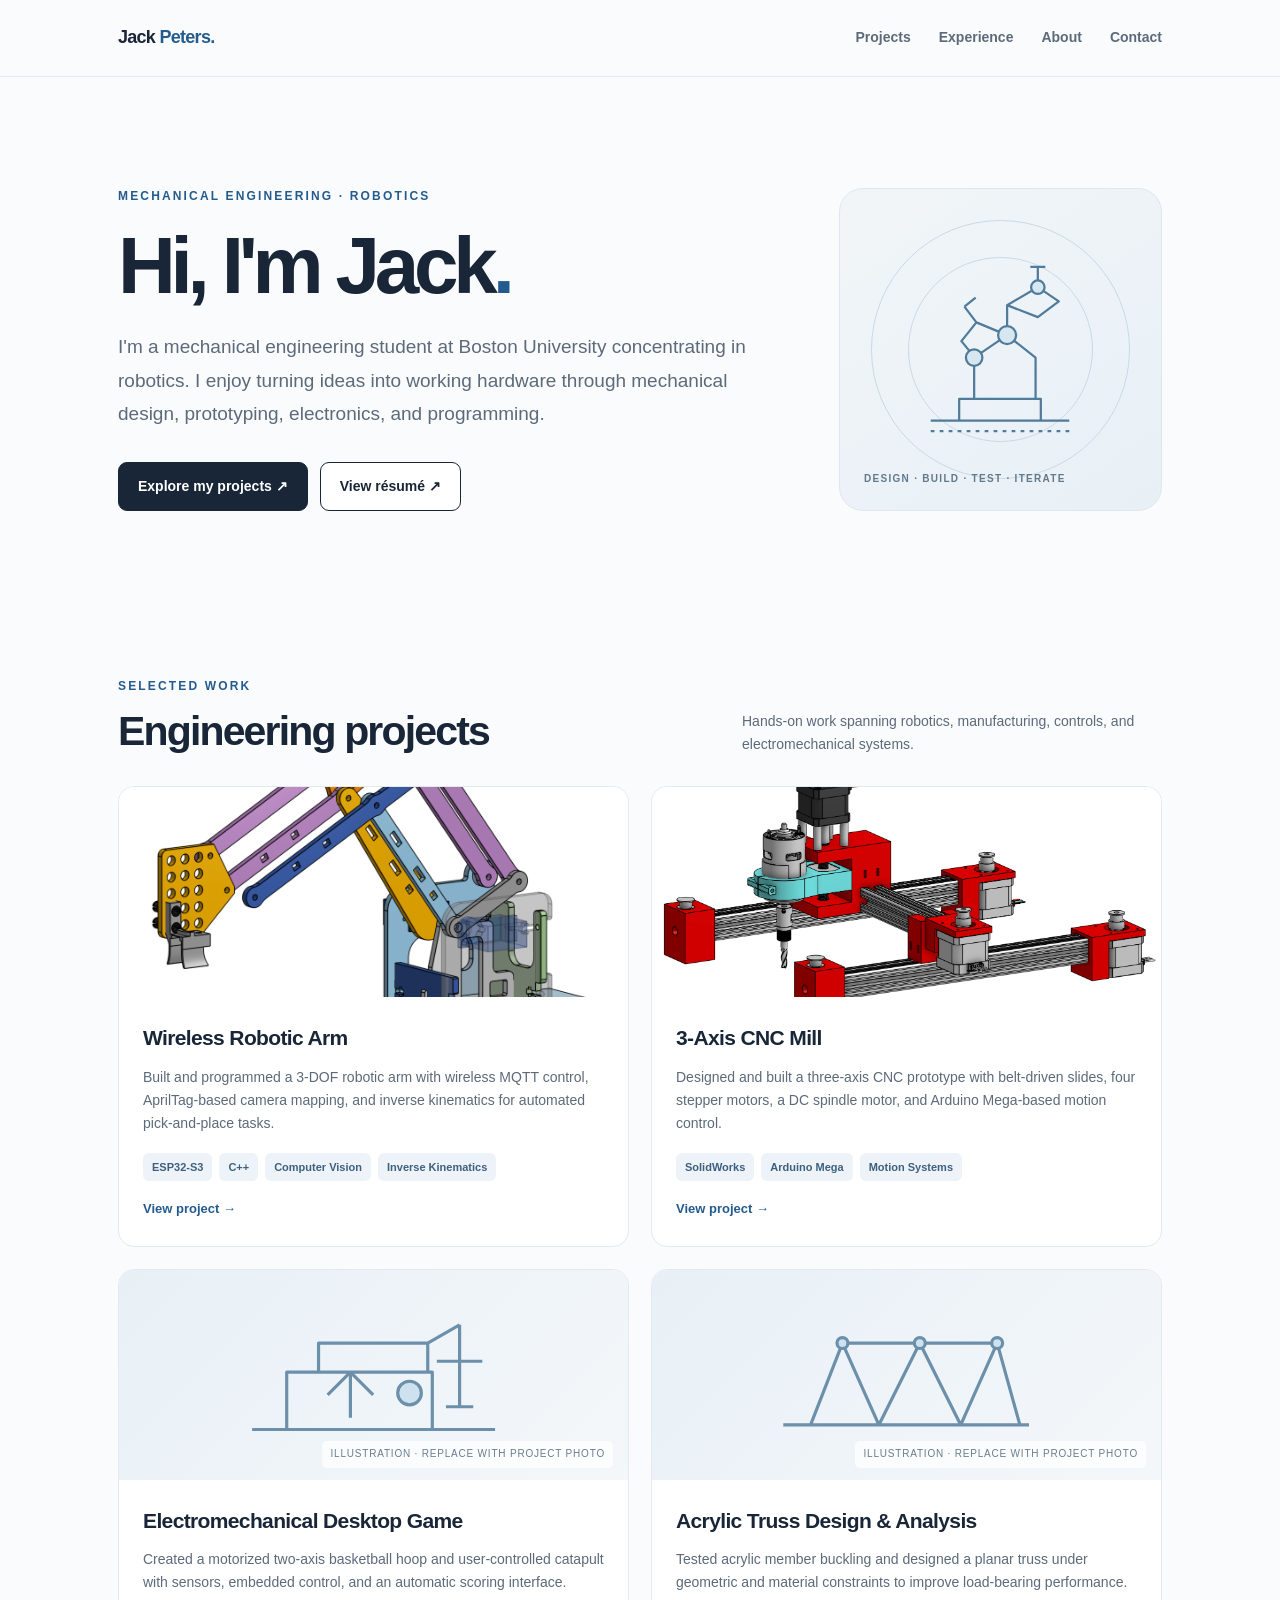
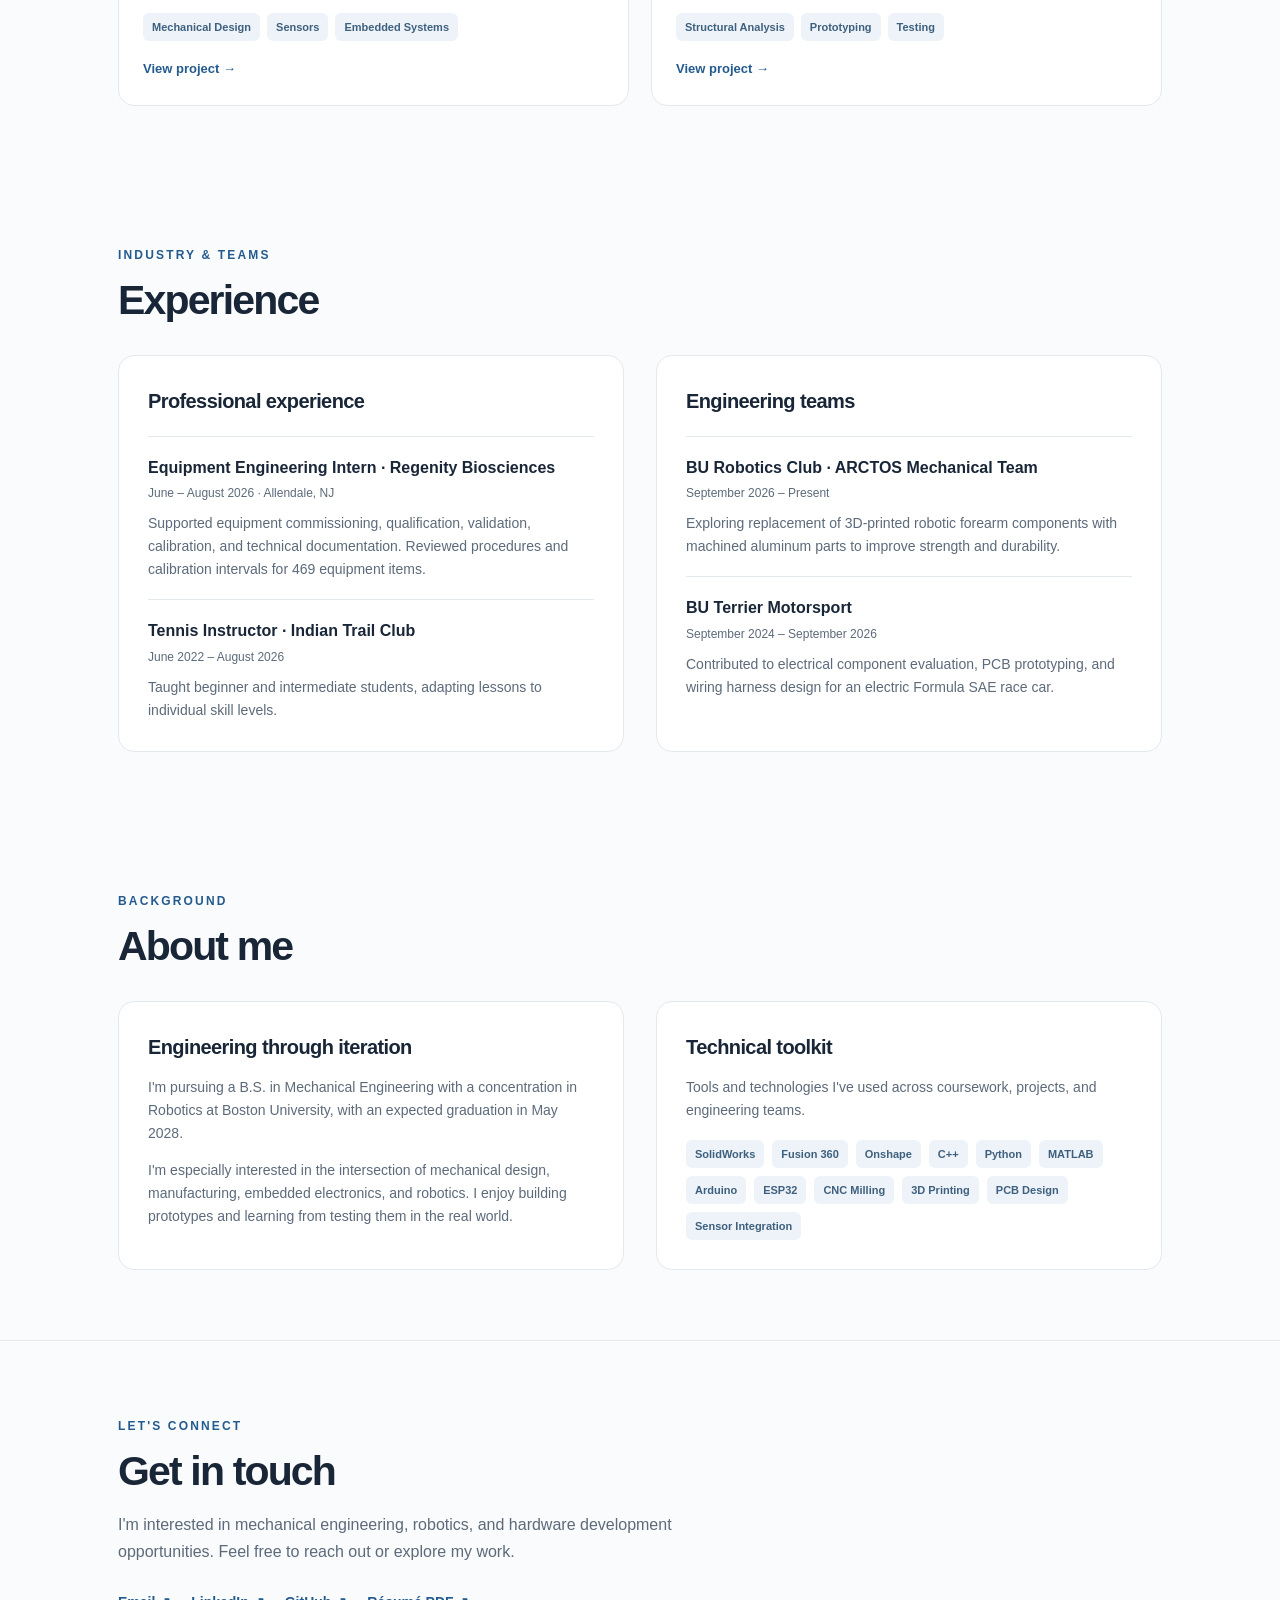
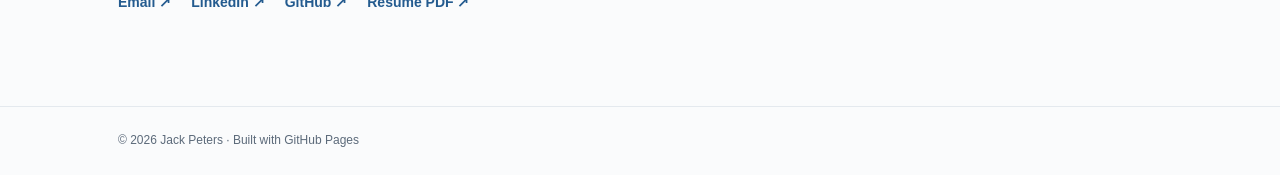
<file: index.html>
<!DOCTYPE html>
<html lang="en">
<head>
<meta charset="utf-8"/>
<meta content="width=device-width, initial-scale=1" name="viewport"/>
<meta content="Jack Peters — mechanical engineering and robotics student at Boston University. Engineering projects, experience, and portfolio." name="description"/>
<meta content="#fafbfc" name="theme-color"/>
<title>Jack Peters | Mechanical Engineering &amp; Robotics</title>

<style>
:root{
  --bg:#fafbfc;
  --surface:#fff;
  --ink:#192637;
  --muted:#5c6a7a;
  --line:#e4e9ee;
  --blue:#245b8f;
  --pale:#edf3f8;
  --radius:16px;
}

*{box-sizing:border-box}
html{scroll-behavior:smooth}

body{
  margin:0;
  background:var(--bg);
  color:var(--ink);
  font-family:Inter,-apple-system,BlinkMacSystemFont,"Segoe UI",sans-serif;
  line-height:1.65;
  -webkit-font-smoothing:antialiased;
}

a{color:inherit;text-decoration:none}

a:focus-visible,button:focus-visible{
  outline:3px solid #7baed9;
  outline-offset:4px;
}

.wrap{
  max-width:1100px;
  margin:auto;
  padding:0 28px;
}

header{
  background:rgba(250,251,252,.95);
  border-bottom:1px solid var(--line);
  position:sticky;
  top:0;
  z-index:10;
  backdrop-filter:blur(12px);
}

.nav{
  min-height:76px;
  display:flex;
  justify-content:space-between;
  align-items:center;
  gap:22px;
}

.brand{
  font-size:18px;
  font-weight:750;
  letter-spacing:-.04em;
}

.brand span{color:var(--blue)}

.navlinks{
  display:flex;
  gap:28px;
  align-items:center;
  font-size:14px;
  font-weight:600;
  color:var(--muted);
}

.navlinks a:hover,
.textlink:hover{
  color:var(--blue);
}

.hero{
  padding:110px 0 96px;
  display:grid;
  grid-template-columns:1.35fr .65fr;
  gap:50px;
  align-items:center;
}

.eyebrow{
  text-transform:uppercase;
  letter-spacing:.18em;
  color:var(--blue);
  font-size:12px;
  font-weight:750;
}

h1{
  font-size:clamp(46px,6.8vw,80px);
  line-height:1.07;
  letter-spacing:-.065em;
  margin:16px 0 22px;
  font-weight:760;
}

h1 span{color:var(--blue)}

.intro{
  font-size:19px;
  color:var(--muted);
  max-width:640px;
  line-height:1.75;
}

.actions{
  display:flex;
  gap:12px;
  flex-wrap:wrap;
  margin-top:32px;
}

.btn{
  display:inline-flex;
  align-items:center;
  justify-content:center;
  padding:12px 19px;
  border:1px solid var(--ink);
  border-radius:9px;
  font-weight:650;
  font-size:14px;
  transition:transform .15s,background .15s;
}

.btn:hover{transform:translateY(-2px)}

.btn.primary{
  background:var(--ink);
  color:#fff;
}

.btn.secondary{background:#fff}

.hero-art{
  aspect-ratio:1;
  position:relative;
  background:linear-gradient(145deg,#f1f5f8,#e8f0f6);
  border:1px solid #dfe7ed;
  border-radius:24px;
  display:grid;
  place-items:center;
  overflow:hidden;
}

.hero-art:before,
.hero-art:after{
  content:"";
  position:absolute;
  border:1px solid #c7d9e7;
  border-radius:50%;
  width:80%;
  aspect-ratio:1;
}

.hero-art:after{width:57%}

.hero-art svg{
  width:70%;
  position:relative;
  z-index:1;
}

.hero-art small{
  position:absolute;
  bottom:22px;
  left:24px;
  color:#62788b;
  letter-spacing:.13em;
  font-size:10px;
  font-weight:700;
}

section{
  padding:70px 0;
  scroll-margin-top:85px;
}

.section-top{
  display:flex;
  align-items:end;
  justify-content:space-between;
  gap:16px;
  margin-bottom:30px;
}

h2{
  font-size:clamp(30px,4vw,41px);
  line-height:1.2;
  letter-spacing:-.045em;
  margin:10px 0 0;
}

.section-note{
  font-size:14px;
  color:var(--muted);
  max-width:420px;
  margin:0;
}

.projects{
  display:grid;
  grid-template-columns:repeat(2,minmax(0,1fr));
  gap:22px;
}

.project{
  display:block;
  color:inherit;
  background:var(--surface);
  border:1px solid var(--line);
  border-radius:var(--radius);
  overflow:hidden;
  transition:transform .2s,box-shadow .2s;
}

.project:hover{
  transform:translateY(-4px);
  box-shadow:0 12px 34px rgba(30,57,83,.08);
}

.project:focus-visible{
  outline:3px solid #7baed9;
  outline-offset:4px;
}

.visual{
  height:210px;
  background:linear-gradient(135deg,#e8f0f6,#f4f7fa);
  display:flex;
  align-items:center;
  justify-content:center;
  position:relative;
  overflow:hidden;
}

.visual svg{
  width:70%;
  height:78%;
  opacity:.85;
}

.visual img{
  width:100%;
  height:100%;
  object-fit:cover;
  display:block;
}

.visual .photo-note{
  position:absolute;
  bottom:12px;
  right:15px;
  font-size:10px;
  letter-spacing:.08em;
  text-transform:uppercase;
  color:#6a7d8d;
  background:rgba(255,255,255,.75);
  padding:5px 8px;
  border-radius:5px;
}

.project-body{padding:24px}

.project h3{
  margin:0 0 10px;
  font-size:21px;
  letter-spacing:-.03em;
}

.project p{
  color:var(--muted);
  font-size:14px;
  margin:0 0 18px;
}

.tags{
  display:flex;
  flex-wrap:wrap;
  gap:7px;
}

.tag{
  background:var(--pale);
  color:#3e607e;
  padding:5px 9px;
  border-radius:6px;
  font-size:11px;
  font-weight:650;
}

.project .view-project{
  display:inline-block;
  margin-top:17px;
  color:var(--blue);
  font-size:13px;
  font-weight:700;
}

.split{
  display:grid;
  grid-template-columns:1fr 1fr;
  gap:32px;
}

.panel{
  background:white;
  border:1px solid var(--line);
  border-radius:var(--radius);
  padding:29px;
}

.panel h3{
  font-size:20px;
  letter-spacing:-.03em;
  margin:0 0 12px;
}

.panel p{
  color:var(--muted);
  font-size:14px;
  margin:0 0 14px;
}

.panel p:last-child{margin-bottom:0}

.role{
  border-top:1px solid var(--line);
  padding-top:18px;
  margin-top:18px;
}

.role strong{display:block}

.role small{
  display:block;
  color:var(--muted);
  font-size:12px;
  margin:3px 0 8px;
}

.role p{margin:0}

.skill-list{
  display:flex;
  flex-wrap:wrap;
  gap:8px;
  margin-top:18px;
}

.contact{
  border-top:1px solid var(--line);
  padding:76px 0 92px;
}

.contact h2{margin-bottom:12px}

.contact p{
  color:var(--muted);
  max-width:560px;
}

.contact-links{
  display:flex;
  flex-wrap:wrap;
  gap:20px;
  margin-top:26px;
}

.textlink{
  color:var(--blue);
  font-weight:650;
  font-size:14px;
}

footer{
  border-top:1px solid var(--line);
  padding:24px 0;
  color:var(--muted);
  font-size:12px;
}

/* Project detail page styling */
.page-hero{padding:76px 0 38px}

.back{
  font-size:14px;
  color:var(--blue);
  font-weight:650;
}

.page-hero h1{
  font-size:clamp(38px,5vw,62px);
  margin:20px 0 14px;
}

.page-summary{
  font-size:18px;
  color:var(--muted);
  max-width:780px;
}

.meta{
  display:flex;
  flex-wrap:wrap;
  gap:9px;
  margin-top:20px;
}

.detail-grid{
  display:grid;
  grid-template-columns:1.5fr 1fr;
  gap:28px;
}

.content-block{
  background:#fff;
  border:1px solid var(--line);
  border-radius:16px;
  padding:28px;
  margin-bottom:22px;
}

.content-block h2{
  font-size:25px;
  margin:0 0 14px;
}

.content-block p{
  color:var(--muted);
  margin:0 0 14px;
}

.content-block p:last-child{margin:0}

.media-placeholder{
  min-height:290px;
  background:linear-gradient(135deg,#e8f0f6,#f5f8fa);
  border:1px dashed #aec5d7;
  border-radius:16px;
  display:flex;
  align-items:center;
  justify-content:center;
  text-align:center;
  padding:30px;
  color:#56748c;
}

.media-placeholder strong{
  display:block;
  font-size:18px;
  color:var(--ink);
}

.media-placeholder small{
  display:block;
  max-width:420px;
  margin-top:7px;
}

.gallery{
  display:grid;
  grid-template-columns:repeat(2,minmax(0,1fr));
  gap:16px;
}

.gallery .media-placeholder{min-height:185px}

.project-media{
  display:block;
  width:100%;
  max-height:540px;
  object-fit:cover;
  border-radius:14px;
}

.video-wrap{
  position:relative;
  aspect-ratio:16/9;
}

.video-wrap iframe{
  width:100%;
  height:100%;
  border:0;
  border-radius:14px;
}

.helper{
  font-size:12px;
  color:var(--muted);
  margin-top:10px;
}

.detail-list{
  padding-left:18px;
  color:var(--muted);
}

.detail-list li{margin:8px 0}

@media(max-width:780px){
  .hero{
    grid-template-columns:1fr;
    padding:74px 0 55px;
  }

  .hero-art{
    max-width:340px;
    width:100%;
  }

  .split{grid-template-columns:1fr}

  .navlinks{
    gap:14px;
    font-size:12px;
  }

  .section-top{display:block}
  .section-note{margin-top:12px}
  .detail-grid{grid-template-columns:1fr}
  .page-hero{padding:55px 0 25px}
}

@media(max-width:560px){
  .wrap{padding:0 19px}
  .nav{min-height:66px}
  .navlinks a:nth-child(2){display:none}
  .projects{grid-template-columns:1fr}
  .hero{gap:30px}
  section{padding:50px 0}
  .visual{height:185px}
  .intro{font-size:17px}
  .gallery{grid-template-columns:1fr}
}

@media(prefers-reduced-motion:reduce){
  html{scroll-behavior:auto}
  *,*:before,*:after{transition:none!important}
}
</style>
</head>

<body>

<header>
  <div class="wrap nav">
    <a class="brand" href="#home">
      Jack<span> Peters.</span>
    </a>

    <nav aria-label="Main navigation" class="navlinks">
      <a href="#projects">Projects</a>
      <a href="#experience">Experience</a>
      <a href="#about">About</a>
      <a href="#contact">Contact</a>
    </nav>
  </div>
</header>

<main id="home">

  <!-- HERO -->
  <div class="wrap">
    <div class="hero">

      <div>
        <div class="eyebrow">
          Mechanical Engineering · Robotics
        </div>

        <h1>Hi, I'm Jack<span>.</span></h1>

        <p class="intro">
          I'm a mechanical engineering student at Boston University
          concentrating in robotics. I enjoy turning ideas into
          working hardware through mechanical design, prototyping,
          electronics, and programming.
        </p>

        <div class="actions">
          <a class="btn primary" href="#projects">
            Explore my projects ↗
          </a>

          <a class="btn secondary"
             href="resume.pdf"
             rel="noopener"
             target="_blank">
            View résumé ↗
          </a>
        </div>
      </div>

      <div aria-label="Decorative engineering illustration"
           class="hero-art">

        <svg fill="none"
             stroke="#517b9b"
             stroke-linejoin="round"
             stroke-width="3"
             viewBox="0 0 300 300">

          <path d="M57 245h185M95 245v-29h109v29M115 216v-55l44-30 38 30v55M159 131V91l41-24 28 19-28 21-41-16M200 67V40M190 40h20M116 161l-18-22 20-25 41 17M118 114l-16-21M102 93l15-12"/>

          <circle cx="159" cy="131" fill="#d7e7f2" r="12"/>
          <circle cx="115" cy="161" fill="#d7e7f2" r="11"/>
          <circle cx="200" cy="67" fill="#d7e7f2" r="9"/>

          <path d="M57 259h185" stroke-dasharray="5 7"/>
        </svg>

        <small>DESIGN · BUILD · TEST · ITERATE</small>
      </div>

    </div>
  </div>

  <!-- PROJECTS -->
  <section id="projects">
    <div class="wrap">

      <div class="section-top">
        <div>
          <div class="eyebrow">Selected work</div>
          <h2>Engineering projects</h2>
        </div>

        <p class="section-note">
          Hands-on work spanning robotics, manufacturing,
          controls, and electromechanical systems.
        </p>
      </div>

      <div class="projects">

        <!-- WIRELESS ROBOTIC ARM -->
        <a
          aria-label="View Wireless Robotic Arm project details"
          class="project"
          href="projects/robotic-arm.html"
        >
          <div class="visual">
            <img
              src="images/ARM_CAD.png"
              alt="Wireless Robotic Arm CAD Assembly"
              loading="lazy"
            >
          </div>

          <div class="project-body">
            <h3>Wireless Robotic Arm</h3>

            <p>
              Built and programmed a 3-DOF robotic arm with
              wireless MQTT control, AprilTag-based camera
              mapping, and inverse kinematics for automated
              pick-and-place tasks.
            </p>

            <div class="tags">
              <span class="tag">ESP32-S3</span>
              <span class="tag">C++</span>
              <span class="tag">Computer Vision</span>
              <span class="tag">Inverse Kinematics</span>
            </div>

            <span class="view-project">View project →</span>
          </div>
        </a>

        <!-- CNC MILL -->
        <a
          aria-label="View 3-Axis CNC Mill project details"
          class="project"
          href="projects/cnc-mill.html"
        >
          <div class="visual">
            <img
              src="images/CNC_CAD.png"
              alt="3-Axis CNC Mill CAD Assembly"
              loading="lazy"
            >
          </div>

          <div class="project-body">
            <h3>3-Axis CNC Mill</h3>

            <p>
              Designed and built a three-axis CNC prototype
              with belt-driven slides, four stepper motors,
              a DC spindle motor, and Arduino Mega-based
              motion control.
            </p>

            <div class="tags">
              <span class="tag">SolidWorks</span>
              <span class="tag">Arduino Mega</span>
              <span class="tag">Motion Systems</span>
            </div>

            <span class="view-project">View project →</span>
          </div>
        </a>

        <!-- DESKTOP GAME -->
        <a
          aria-label="View Electromechanical Desktop Game project details"
          class="project"
          href="projects/desktop-game.html"
        >
          <div class="visual">
            <svg fill="none"
                 stroke="#567e9d"
                 stroke-linejoin="round"
                 stroke-width="3.5"
                 viewBox="0 0 350 180">
              <path d="M42 150h267M80 150V87h160v63M115 87V55h120v32M235 55l35-20M270 35v40M245 75h50M270 75v50M255 125h30M125 112l25-25 25 25M150 87v50"/>
              <circle cx="215" cy="110" fill="#c8deed" r="13"/>
            </svg>
            <span class="photo-note">
              Illustration · replace with project photo
            </span>
          </div>

          <div class="project-body">
            <h3>Electromechanical Desktop Game</h3>

            <p>
              Created a motorized two-axis basketball hoop
              and user-controlled catapult with sensors,
              embedded control, and an automatic scoring
              interface.
            </p>

            <div class="tags">
              <span class="tag">Mechanical Design</span>
              <span class="tag">Sensors</span>
              <span class="tag">Embedded Systems</span>
            </div>

            <span class="view-project">View project →</span>
          </div>
        </a>

        <!-- ACRYLIC TRUSS -->
        <a
          aria-label="View Acrylic Truss Design &amp; Analysis project details"
          class="project"
          href="projects/acrylic-truss.html"
        >
          <div class="visual">
            <svg fill="none"
                 stroke="#567e9d"
                 stroke-linejoin="round"
                 stroke-width="3.5"
                 viewBox="0 0 350 180">
              <path d="M40 145h270M70 145l35-90 40 90 45-90 45 90 40-90 25 90M105 55h170M105 55l85 0M145 145l45-90M190 55l45 90M105 55l40 90M235 145l40-90"/>
              <circle cx="105" cy="55" fill="#c8deed" r="6"/>
              <circle cx="190" cy="55" fill="#c8deed" r="6"/>
              <circle cx="275" cy="55" fill="#c8deed" r="6"/>
            </svg>
            <span class="photo-note">
              Illustration · replace with project photo
            </span>
          </div>

          <div class="project-body">
            <h3>Acrylic Truss Design &amp; Analysis</h3>

            <p>
              Tested acrylic member buckling and designed
              a planar truss under geometric and material
              constraints to improve load-bearing performance.
            </p>

            <div class="tags">
              <span class="tag">Structural Analysis</span>
              <span class="tag">Prototyping</span>
              <span class="tag">Testing</span>
            </div>

            <span class="view-project">View project →</span>
          </div>
        </a>

      </div>
    </div>
  </section>

  <!-- EXPERIENCE -->
  <section id="experience">
    <div class="wrap">

      <div class="section-top">
        <div>
          <div class="eyebrow">Industry &amp; teams</div>
          <h2>Experience</h2>
        </div>
      </div>

      <div class="split">

        <div class="panel">
          <h3>Professional experience</h3>

          <div class="role">
            <strong>
              Equipment Engineering Intern · Regenity Biosciences
            </strong>
            <small>June – August 2026 · Allendale, NJ</small>

            <p>
              Supported equipment commissioning, qualification,
              validation, calibration, and technical documentation.
              Reviewed procedures and calibration intervals for
              469 equipment items.
            </p>
          </div>

          <div class="role">
            <strong>Tennis Instructor · Indian Trail Club</strong>
            <small>June 2022 – August 2026</small>

            <p>
              Taught beginner and intermediate students,
              adapting lessons to individual skill levels.
            </p>
          </div>
        </div>

        <div class="panel">
          <h3>Engineering teams</h3>

          <div class="role">
            <strong>
              BU Robotics Club · ARCTOS Mechanical Team
            </strong>
            <small>September 2026 – Present</small>

            <p>
              Exploring replacement of 3D-printed robotic
              forearm components with machined aluminum parts
              to improve strength and durability.
            </p>
          </div>

          <div class="role">
            <strong>BU Terrier Motorsport</strong>
            <small>September 2024 – September 2026</small>

            <p>
              Contributed to electrical component evaluation,
              PCB prototyping, and wiring harness design
              for an electric Formula SAE race car.
            </p>
          </div>
        </div>

      </div>
    </div>
  </section>

  <!-- ABOUT -->
  <section id="about">
    <div class="wrap">

      <div class="section-top">
        <div>
          <div class="eyebrow">Background</div>
          <h2>About me</h2>
        </div>
      </div>

      <div class="split">

        <div class="panel">
          <h3>Engineering through iteration</h3>

          <p>
            I'm pursuing a B.S. in Mechanical Engineering
            with a concentration in Robotics at Boston
            University, with an expected graduation
            in May 2028.
          </p>

          <p>
            I'm especially interested in the intersection
            of mechanical design, manufacturing, embedded
            electronics, and robotics. I enjoy building
            prototypes and learning from testing them
            in the real world.
          </p>
        </div>

        <div class="panel">
          <h3>Technical toolkit</h3>

          <p>
            Tools and technologies I've used across
            coursework, projects, and engineering teams.
          </p>

          <div class="skill-list">
            <span class="tag">SolidWorks</span>
            <span class="tag">Fusion 360</span>
            <span class="tag">Onshape</span>
            <span class="tag">C++</span>
            <span class="tag">Python</span>
            <span class="tag">MATLAB</span>
            <span class="tag">Arduino</span>
            <span class="tag">ESP32</span>
            <span class="tag">CNC Milling</span>
            <span class="tag">3D Printing</span>
            <span class="tag">PCB Design</span>
            <span class="tag">Sensor Integration</span>
          </div>
        </div>

      </div>
    </div>
  </section>

  <!-- CONTACT -->
  <section class="contact" id="contact">
    <div class="wrap">

      <div class="eyebrow">Let's connect</div>

      <h2>Get in touch</h2>

      <p>
        I'm interested in mechanical engineering, robotics,
        and hardware development opportunities. Feel free
        to reach out or explore my work.
      </p>

      <div class="contact-links">
        <a class="textlink"
           href="mailto:jhpeters125@gmail.com">
          Email ↗
        </a>

        <a class="textlink"
           href="https://www.linkedin.com/in/jackhpeters"
           rel="noopener noreferrer"
           target="_blank">
          LinkedIn ↗
        </a>

        <a class="textlink"
           href="https://github.com/jackhpeters"
           rel="noopener noreferrer"
           target="_blank">
          GitHub ↗
        </a>

        <a class="textlink"
           href="resume.pdf"
           rel="noopener"
           target="_blank">
          Résumé PDF ↗
        </a>
      </div>

    </div>
  </section>

</main>

<!-- FOOTER -->
<footer>
  <div class="wrap">
    © <span id="year">2026</span>
    Jack Peters · Built with GitHub Pages
  </div>
</footer>

<script>
  document.getElementById('year').textContent =
    new Date().getFullYear();
</script>

</body>
</html>
</file>
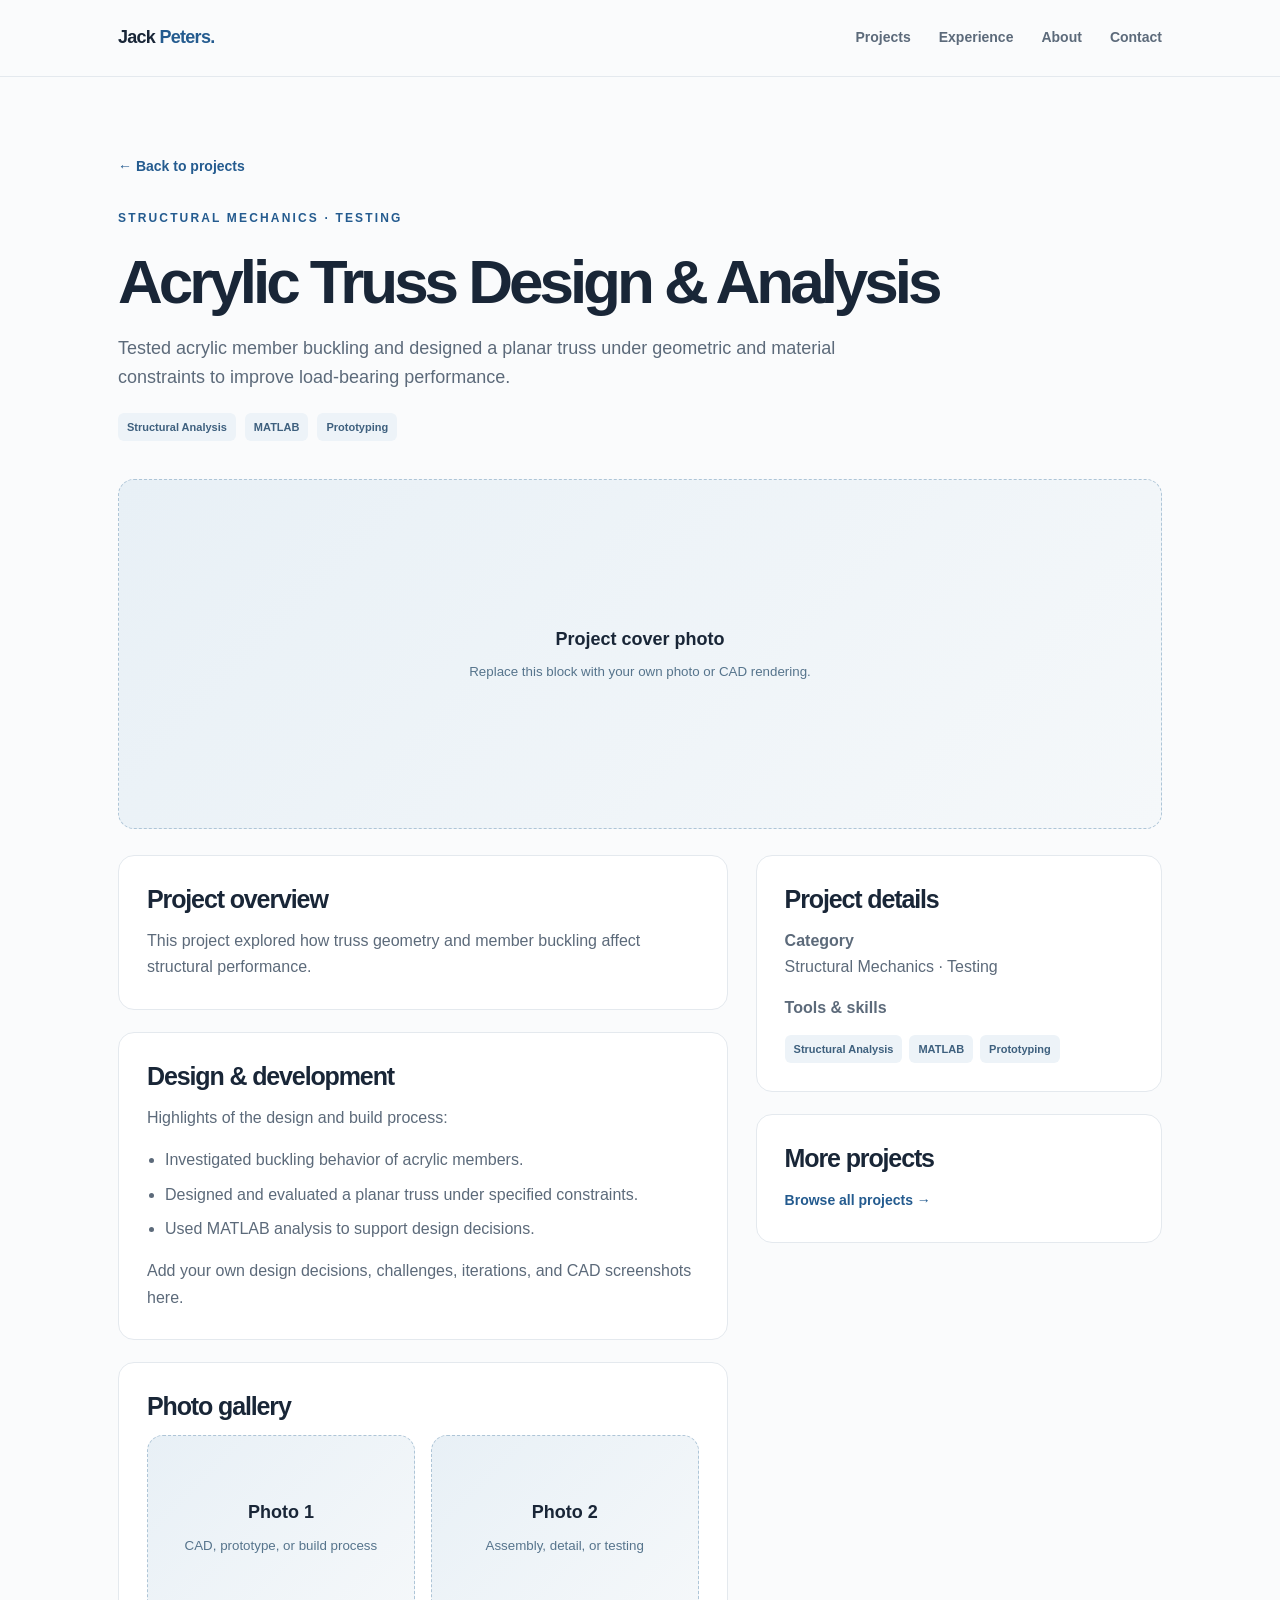
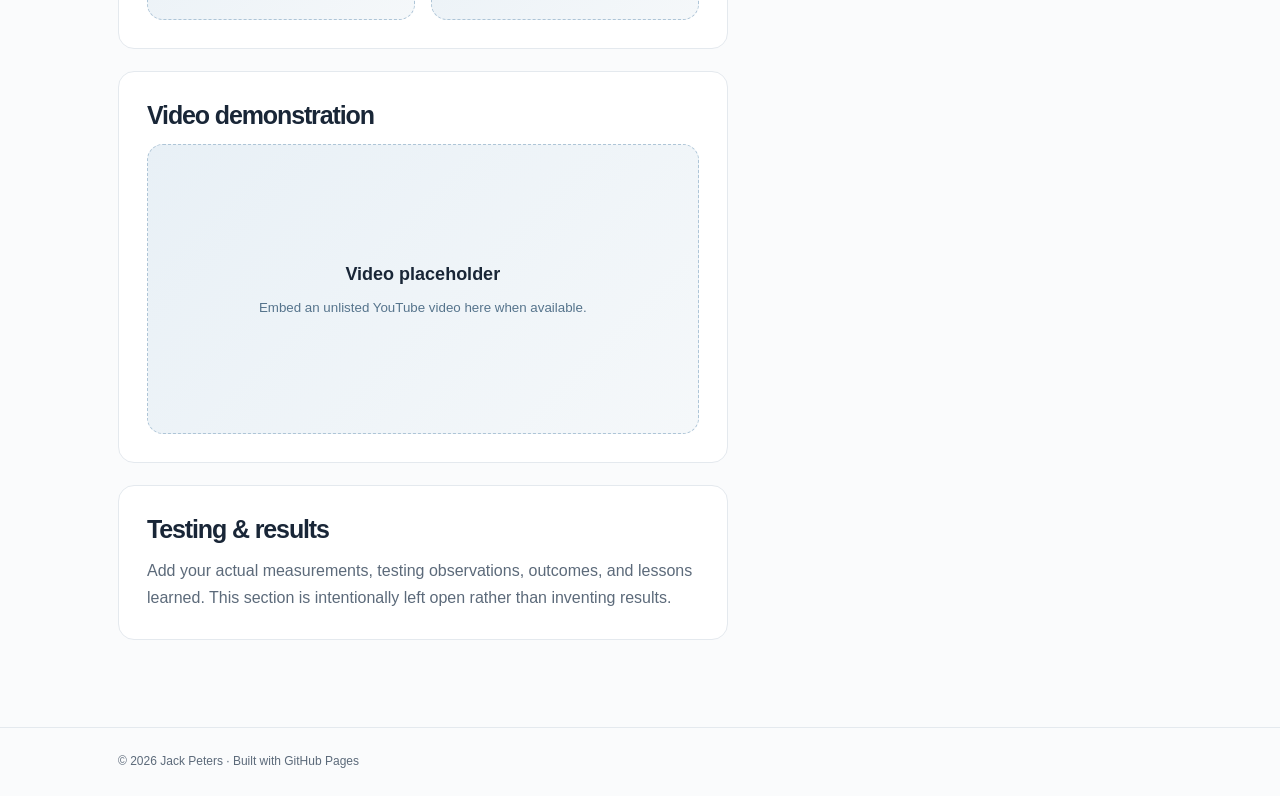
<file: acrylic-truss.html>
<!doctype html><html lang="en"><head><meta charset="utf-8"><meta name="viewport" content="width=device-width, initial-scale=1"><meta name="description" content="Acrylic Truss Design & Analysis — engineering project by Jack Peters"><title>Acrylic Truss Design & Analysis | Jack Peters</title><link rel="stylesheet" href="../styles.css"></head><body>
<header><div class="wrap nav"><a class="brand" href="../index.html#home">Jack<span> Peters.</span></a><nav class="navlinks" aria-label="Main navigation"><a href="../index.html#projects">Projects</a><a href="../index.html#experience">Experience</a><a href="../index.html#about">About</a><a href="../index.html#contact">Contact</a></nav></div></header>
<main><div class="wrap"><div class="page-hero"><a class="back" href="../index.html#projects">← Back to projects</a><div class="eyebrow" style="margin-top:30px">Structural Mechanics · Testing</div><h1>Acrylic Truss Design & Analysis</h1><p class="page-summary">Tested acrylic member buckling and designed a planar truss under geometric and material constraints to improve load-bearing performance.</p><div class="meta"><span class="tag">Structural Analysis</span><span class="tag">MATLAB</span><span class="tag">Prototyping</span></div></div>
<div class="media-placeholder" style="min-height:350px;margin-bottom:26px"><div><strong>Project cover photo</strong><small>Replace this block with your own photo or CAD rendering.</small></div></div>
<div class="detail-grid"><div><div class="content-block"><h2>Project overview</h2><p>This project explored how truss geometry and member buckling affect structural performance.</p></div><div class="content-block"><h2>Design & development</h2><p>Highlights of the design and build process:</p><ul class="detail-list"><li>Investigated buckling behavior of acrylic members.</li><li>Designed and evaluated a planar truss under specified constraints.</li><li>Used MATLAB analysis to support design decisions.</li></ul><p>Add your own design decisions, challenges, iterations, and CAD screenshots here.</p></div><div class="content-block"><h2>Photo gallery</h2><div class="gallery"><div class="media-placeholder"><div><strong>Photo 1</strong><small>CAD, prototype, or build process</small></div></div><div class="media-placeholder"><div><strong>Photo 2</strong><small>Assembly, detail, or testing</small></div></div></div></div><div class="content-block"><h2>Video demonstration</h2><div class="media-placeholder"><div><strong>Video placeholder</strong><small>Embed an unlisted YouTube video here when available.</small></div></div></div><div class="content-block"><h2>Testing & results</h2><p>Add your actual measurements, testing observations, outcomes, and lessons learned. This section is intentionally left open rather than inventing results.</p></div></div>
<aside><div class="content-block"><h2>Project details</h2><p><strong>Category</strong><br>Structural Mechanics · Testing</p><p><strong>Tools & skills</strong></p><div class="tags"><span class="tag">Structural Analysis</span><span class="tag">MATLAB</span><span class="tag">Prototyping</span></div></div><div class="content-block"><h2>More projects</h2><p><a class="textlink" href="../index.html#projects">Browse all projects →</a></p></div></aside></div></div></main>
<footer style="margin-top:65px"><div class="wrap">© <span id="year">2026</span> Jack Peters · Built with GitHub Pages</div></footer><script>document.getElementById('year').textContent=new Date().getFullYear();</script></body></html>
</file>
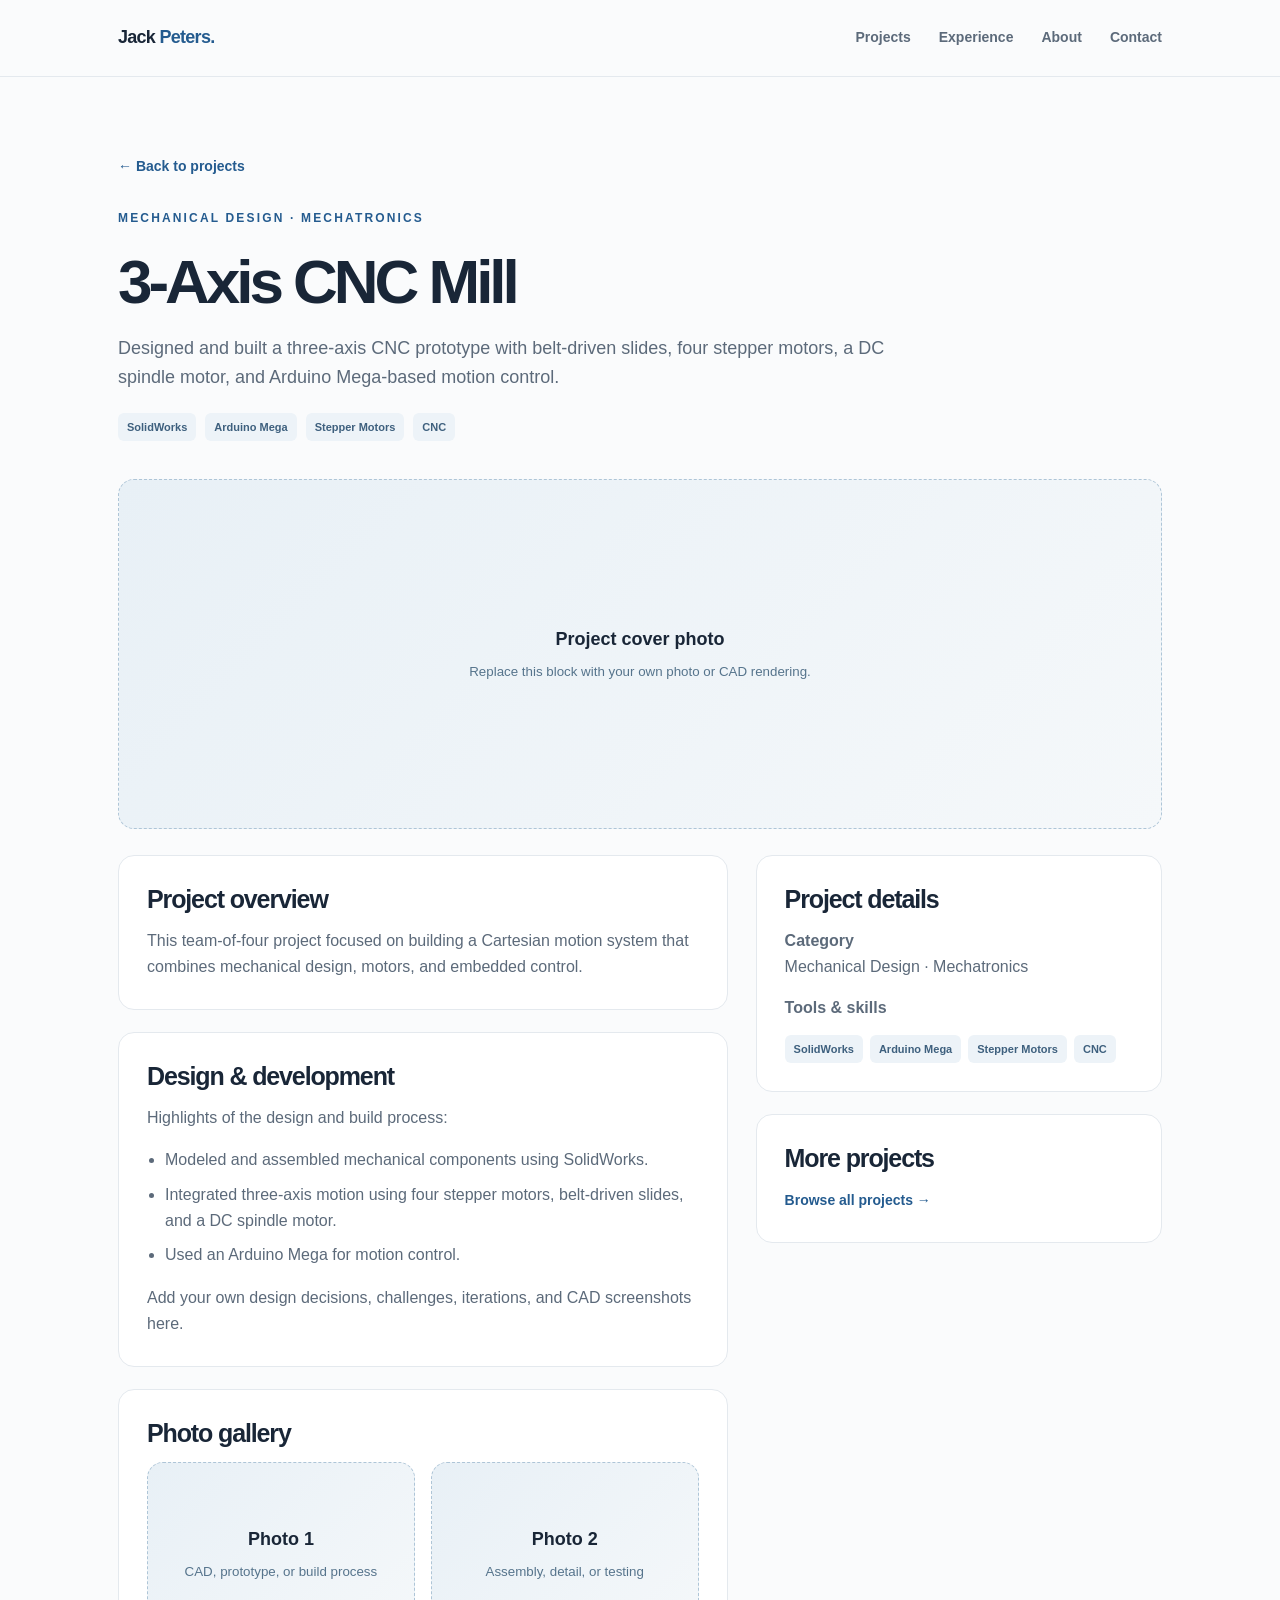
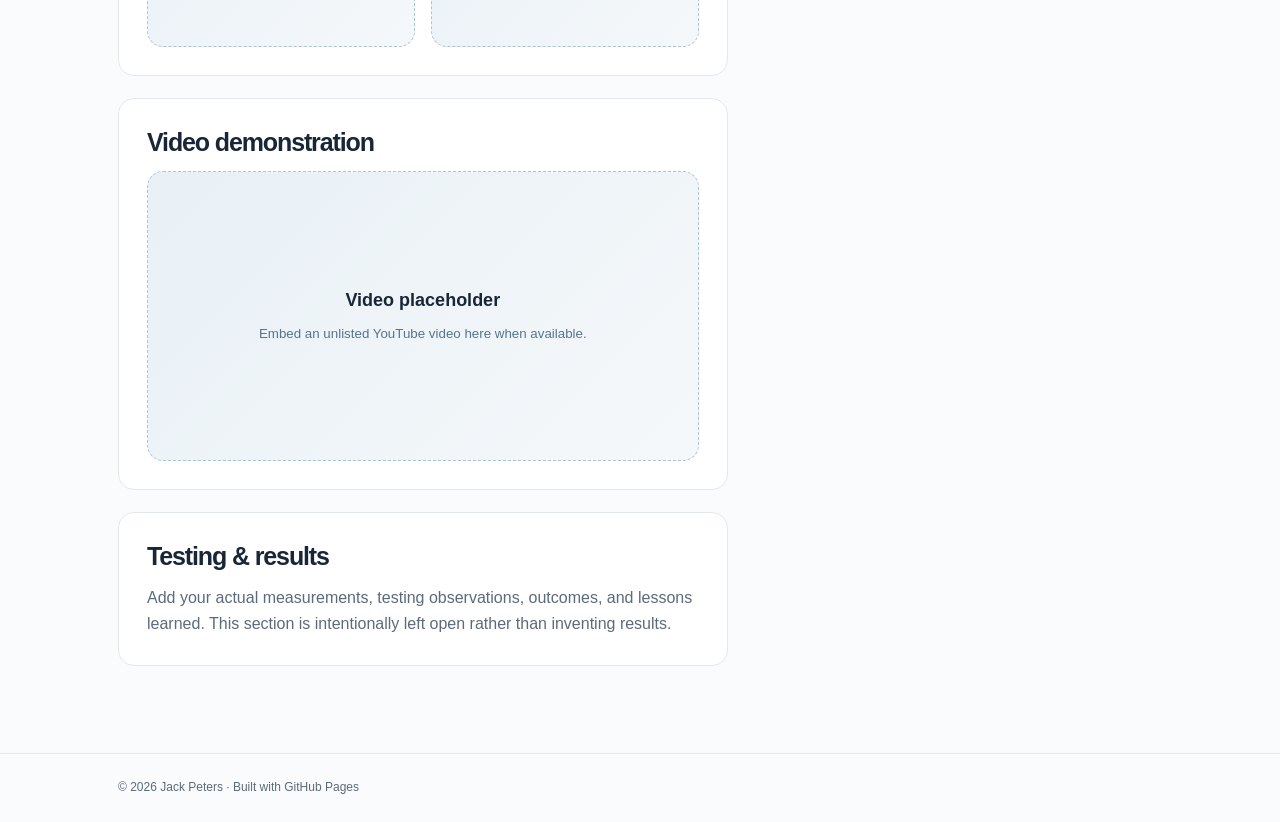
<file: cnc-mill.html>
<!doctype html><html lang="en"><head><meta charset="utf-8"><meta name="viewport" content="width=device-width, initial-scale=1"><meta name="description" content="3-Axis CNC Mill — engineering project by Jack Peters"><title>3-Axis CNC Mill | Jack Peters</title><link rel="stylesheet" href="../styles.css"></head><body>
<header><div class="wrap nav"><a class="brand" href="../index.html#home">Jack<span> Peters.</span></a><nav class="navlinks" aria-label="Main navigation"><a href="../index.html#projects">Projects</a><a href="../index.html#experience">Experience</a><a href="../index.html#about">About</a><a href="../index.html#contact">Contact</a></nav></div></header>
<main><div class="wrap"><div class="page-hero"><a class="back" href="../index.html#projects">← Back to projects</a><div class="eyebrow" style="margin-top:30px">Mechanical Design · Mechatronics</div><h1>3-Axis CNC Mill</h1><p class="page-summary">Designed and built a three-axis CNC prototype with belt-driven slides, four stepper motors, a DC spindle motor, and Arduino Mega-based motion control.</p><div class="meta"><span class="tag">SolidWorks</span><span class="tag">Arduino Mega</span><span class="tag">Stepper Motors</span><span class="tag">CNC</span></div></div>
<div class="media-placeholder" style="min-height:350px;margin-bottom:26px"><div><strong>Project cover photo</strong><small>Replace this block with your own photo or CAD rendering.</small></div></div>
<div class="detail-grid"><div><div class="content-block"><h2>Project overview</h2><p>This team-of-four project focused on building a Cartesian motion system that combines mechanical design, motors, and embedded control.</p></div><div class="content-block"><h2>Design & development</h2><p>Highlights of the design and build process:</p><ul class="detail-list"><li>Modeled and assembled mechanical components using SolidWorks.</li><li>Integrated three-axis motion using four stepper motors, belt-driven slides, and a DC spindle motor.</li><li>Used an Arduino Mega for motion control.</li></ul><p>Add your own design decisions, challenges, iterations, and CAD screenshots here.</p></div><div class="content-block"><h2>Photo gallery</h2><div class="gallery"><div class="media-placeholder"><div><strong>Photo 1</strong><small>CAD, prototype, or build process</small></div></div><div class="media-placeholder"><div><strong>Photo 2</strong><small>Assembly, detail, or testing</small></div></div></div></div><div class="content-block"><h2>Video demonstration</h2><div class="media-placeholder"><div><strong>Video placeholder</strong><small>Embed an unlisted YouTube video here when available.</small></div></div></div><div class="content-block"><h2>Testing & results</h2><p>Add your actual measurements, testing observations, outcomes, and lessons learned. This section is intentionally left open rather than inventing results.</p></div></div>
<aside><div class="content-block"><h2>Project details</h2><p><strong>Category</strong><br>Mechanical Design · Mechatronics</p><p><strong>Tools & skills</strong></p><div class="tags"><span class="tag">SolidWorks</span><span class="tag">Arduino Mega</span><span class="tag">Stepper Motors</span><span class="tag">CNC</span></div></div><div class="content-block"><h2>More projects</h2><p><a class="textlink" href="../index.html#projects">Browse all projects →</a></p></div></aside></div></div></main>
<footer style="margin-top:65px"><div class="wrap">© <span id="year">2026</span> Jack Peters · Built with GitHub Pages</div></footer><script>document.getElementById('year').textContent=new Date().getFullYear();</script></body></html>
</file>
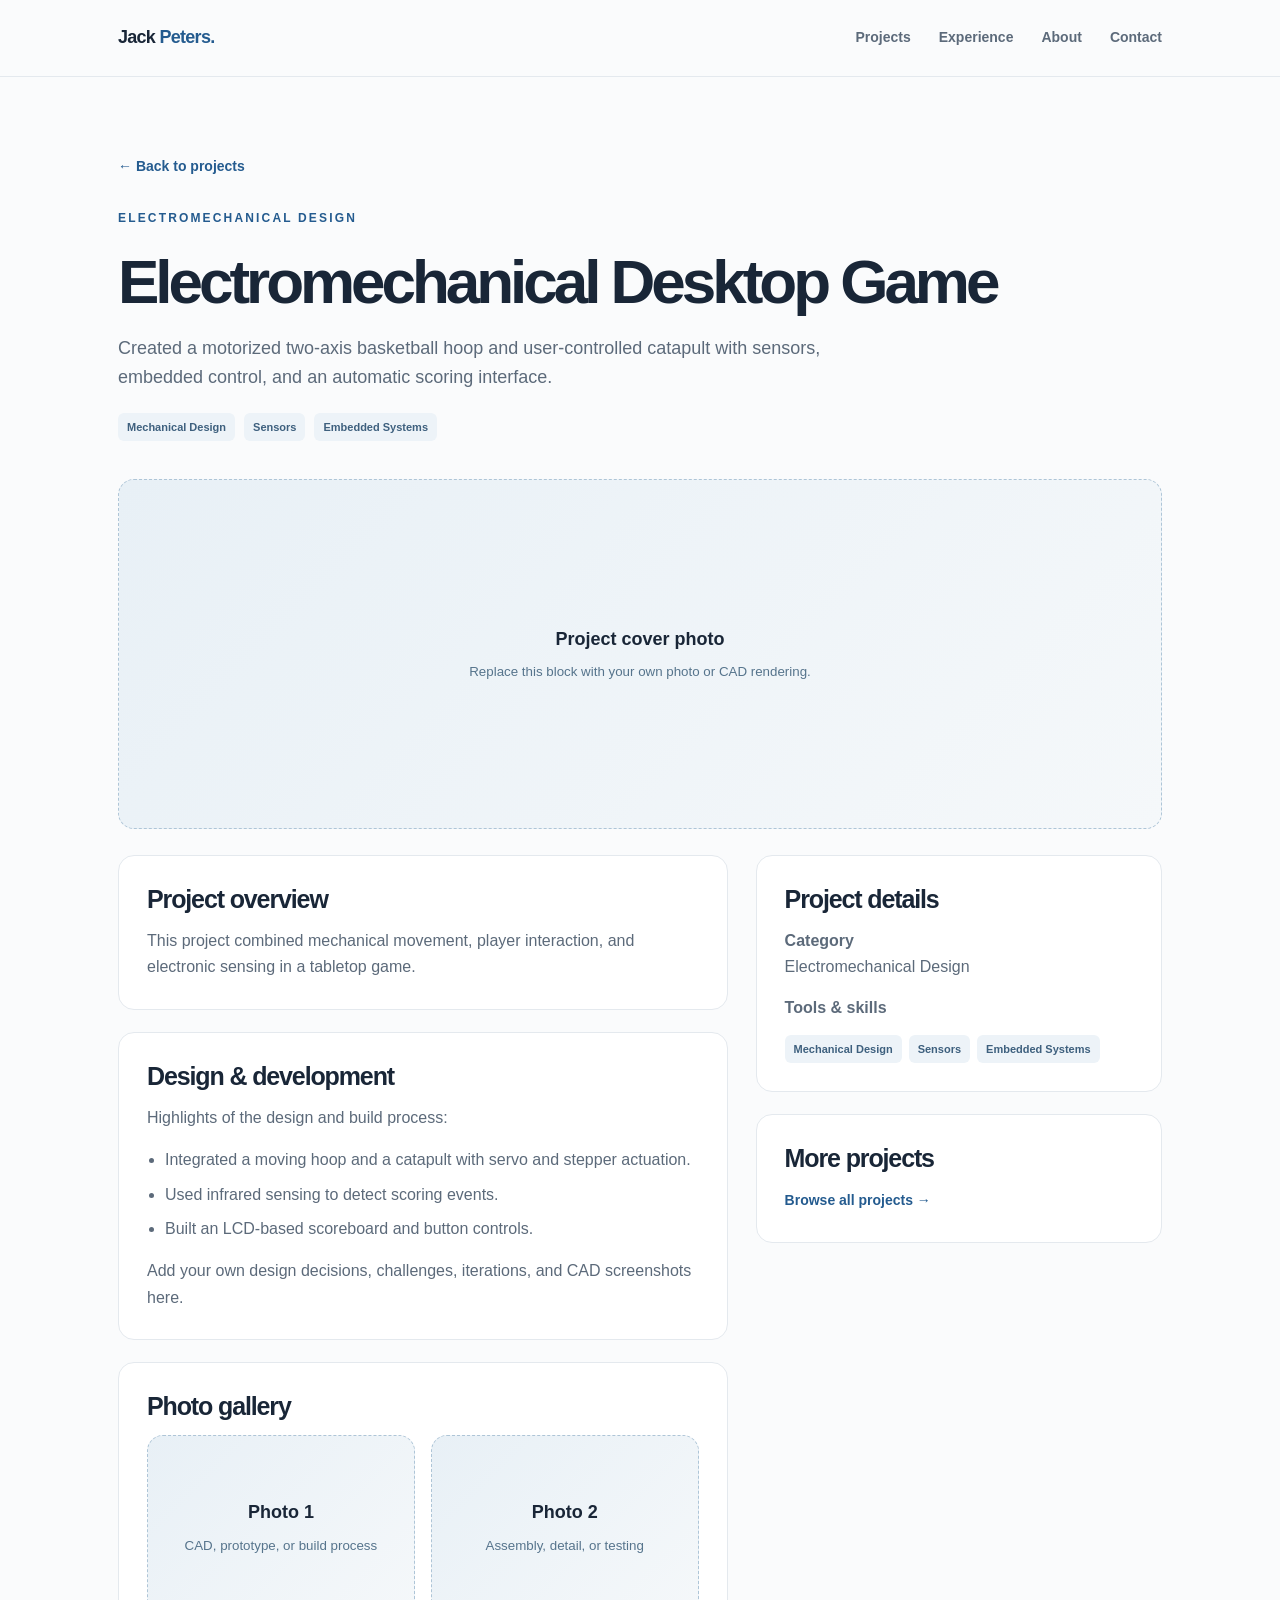
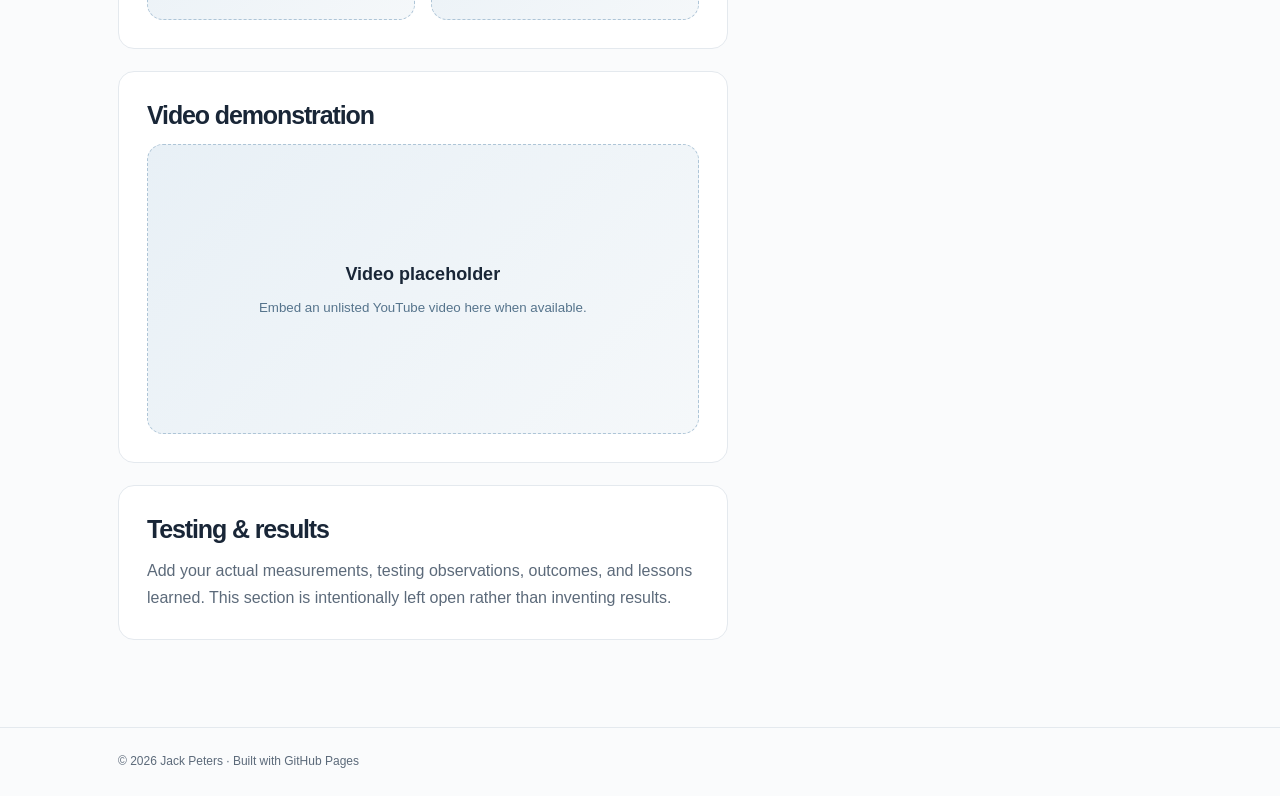
<file: desktop-game.html>
<!doctype html><html lang="en"><head><meta charset="utf-8"><meta name="viewport" content="width=device-width, initial-scale=1"><meta name="description" content="Electromechanical Desktop Game — engineering project by Jack Peters"><title>Electromechanical Desktop Game | Jack Peters</title><link rel="stylesheet" href="../styles.css"></head><body>
<header><div class="wrap nav"><a class="brand" href="../index.html#home">Jack<span> Peters.</span></a><nav class="navlinks" aria-label="Main navigation"><a href="../index.html#projects">Projects</a><a href="../index.html#experience">Experience</a><a href="../index.html#about">About</a><a href="../index.html#contact">Contact</a></nav></div></header>
<main><div class="wrap"><div class="page-hero"><a class="back" href="../index.html#projects">← Back to projects</a><div class="eyebrow" style="margin-top:30px">Electromechanical Design</div><h1>Electromechanical Desktop Game</h1><p class="page-summary">Created a motorized two-axis basketball hoop and user-controlled catapult with sensors, embedded control, and an automatic scoring interface.</p><div class="meta"><span class="tag">Mechanical Design</span><span class="tag">Sensors</span><span class="tag">Embedded Systems</span></div></div>
<div class="media-placeholder" style="min-height:350px;margin-bottom:26px"><div><strong>Project cover photo</strong><small>Replace this block with your own photo or CAD rendering.</small></div></div>
<div class="detail-grid"><div><div class="content-block"><h2>Project overview</h2><p>This project combined mechanical movement, player interaction, and electronic sensing in a tabletop game.</p></div><div class="content-block"><h2>Design & development</h2><p>Highlights of the design and build process:</p><ul class="detail-list"><li>Integrated a moving hoop and a catapult with servo and stepper actuation.</li><li>Used infrared sensing to detect scoring events.</li><li>Built an LCD-based scoreboard and button controls.</li></ul><p>Add your own design decisions, challenges, iterations, and CAD screenshots here.</p></div><div class="content-block"><h2>Photo gallery</h2><div class="gallery"><div class="media-placeholder"><div><strong>Photo 1</strong><small>CAD, prototype, or build process</small></div></div><div class="media-placeholder"><div><strong>Photo 2</strong><small>Assembly, detail, or testing</small></div></div></div></div><div class="content-block"><h2>Video demonstration</h2><div class="media-placeholder"><div><strong>Video placeholder</strong><small>Embed an unlisted YouTube video here when available.</small></div></div></div><div class="content-block"><h2>Testing & results</h2><p>Add your actual measurements, testing observations, outcomes, and lessons learned. This section is intentionally left open rather than inventing results.</p></div></div>
<aside><div class="content-block"><h2>Project details</h2><p><strong>Category</strong><br>Electromechanical Design</p><p><strong>Tools & skills</strong></p><div class="tags"><span class="tag">Mechanical Design</span><span class="tag">Sensors</span><span class="tag">Embedded Systems</span></div></div><div class="content-block"><h2>More projects</h2><p><a class="textlink" href="../index.html#projects">Browse all projects →</a></p></div></aside></div></div></main>
<footer style="margin-top:65px"><div class="wrap">© <span id="year">2026</span> Jack Peters · Built with GitHub Pages</div></footer><script>document.getElementById('year').textContent=new Date().getFullYear();</script></body></html>
</file>
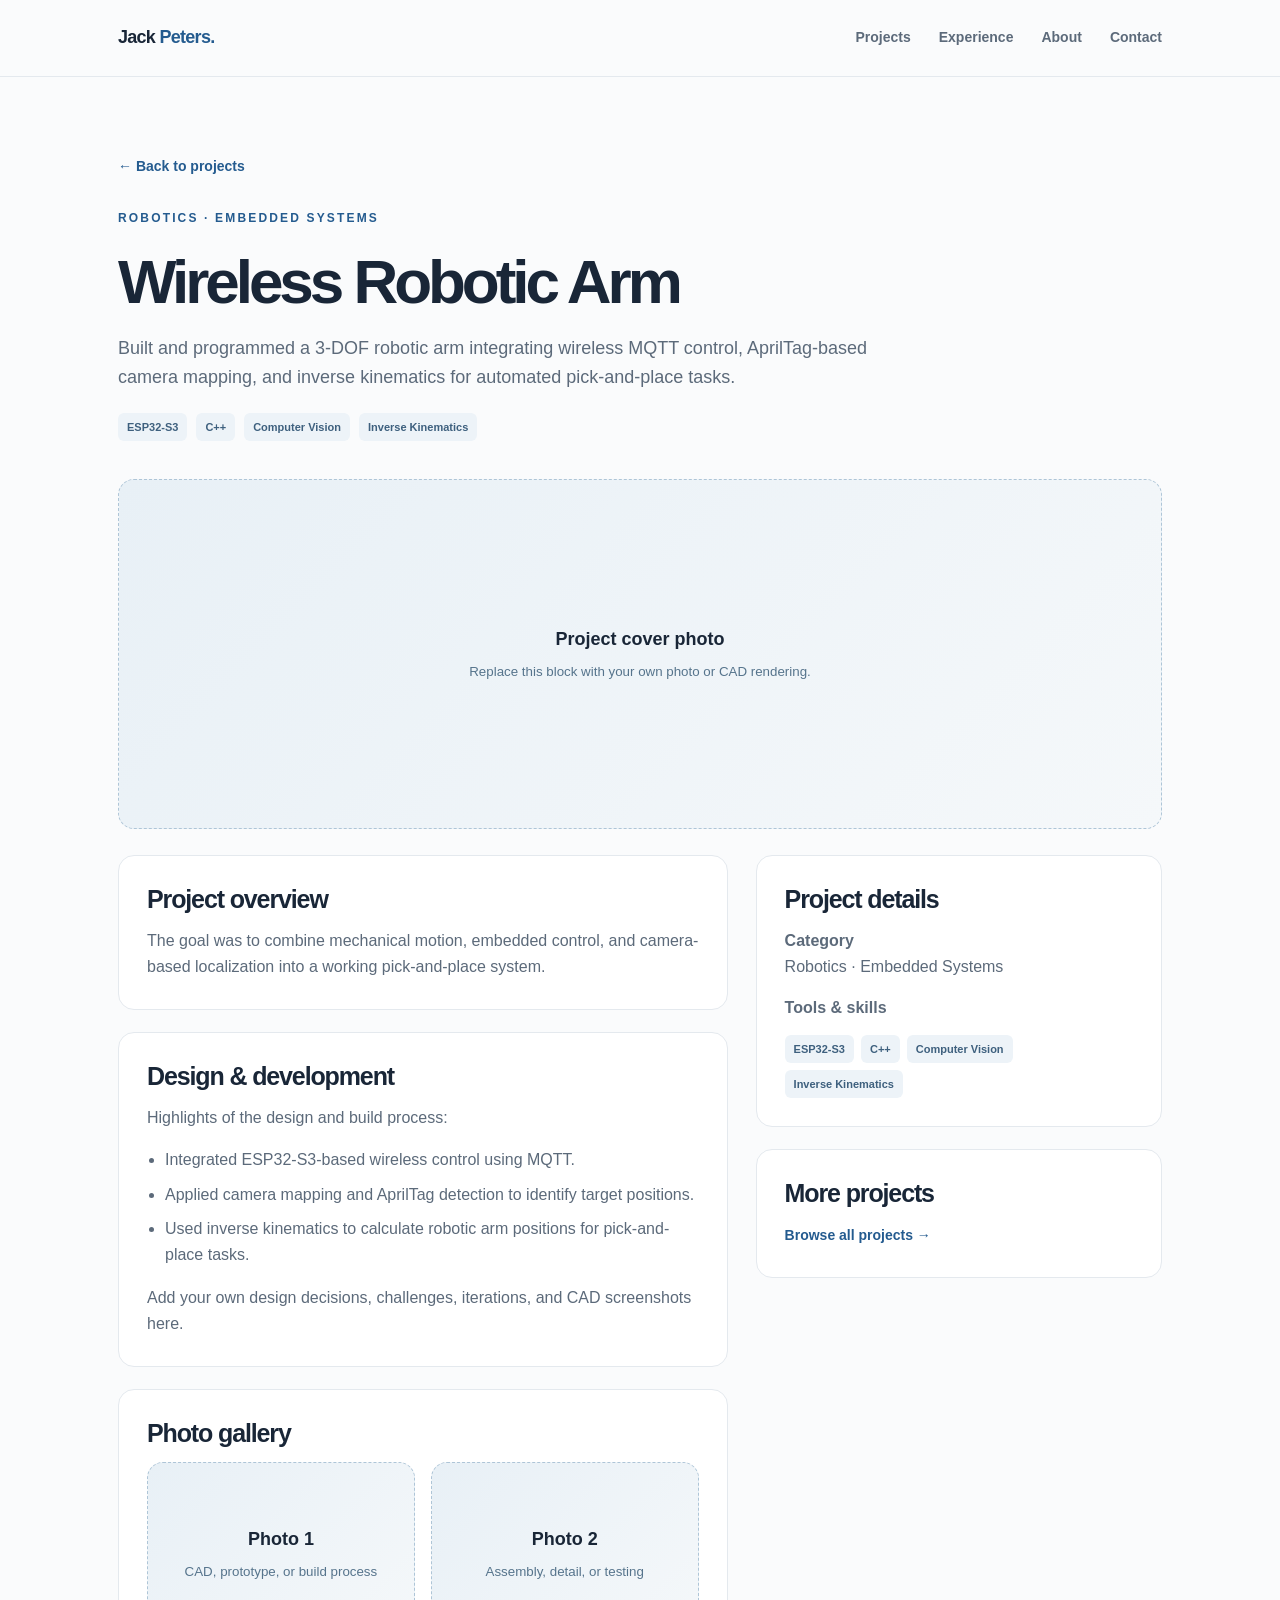
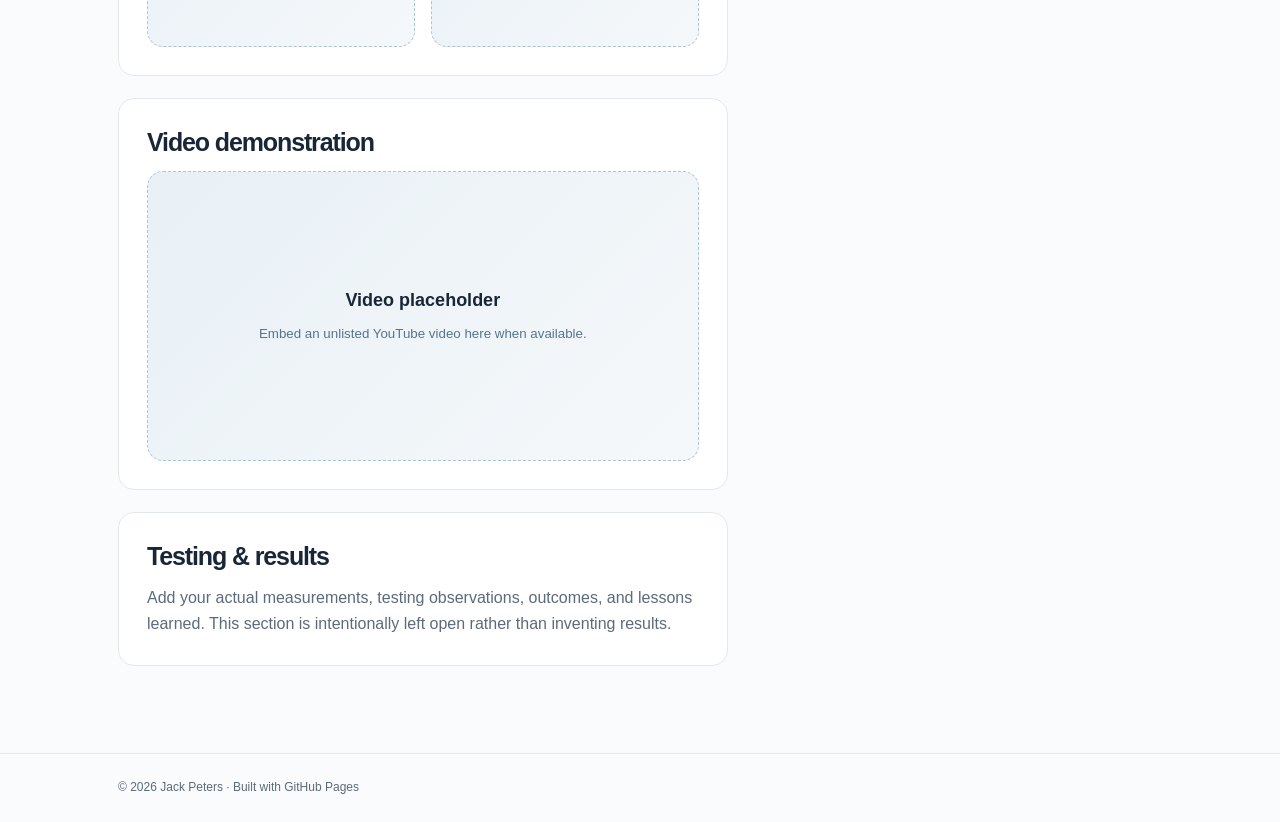
<file: robotic-arm.html>
<!doctype html><html lang="en"><head><meta charset="utf-8"><meta name="viewport" content="width=device-width, initial-scale=1"><meta name="description" content="Wireless Robotic Arm — engineering project by Jack Peters"><title>Wireless Robotic Arm | Jack Peters</title><link rel="stylesheet" href="../styles.css"></head><body>
<header><div class="wrap nav"><a class="brand" href="../index.html#home">Jack<span> Peters.</span></a><nav class="navlinks" aria-label="Main navigation"><a href="../index.html#projects">Projects</a><a href="../index.html#experience">Experience</a><a href="../index.html#about">About</a><a href="../index.html#contact">Contact</a></nav></div></header>
<main><div class="wrap"><div class="page-hero"><a class="back" href="../index.html#projects">← Back to projects</a><div class="eyebrow" style="margin-top:30px">Robotics · Embedded Systems</div><h1>Wireless Robotic Arm</h1><p class="page-summary">Built and programmed a 3-DOF robotic arm integrating wireless MQTT control, AprilTag-based camera mapping, and inverse kinematics for automated pick-and-place tasks.</p><div class="meta"><span class="tag">ESP32-S3</span><span class="tag">C++</span><span class="tag">Computer Vision</span><span class="tag">Inverse Kinematics</span></div></div>
<div class="media-placeholder" style="min-height:350px;margin-bottom:26px"><div><strong>Project cover photo</strong><small>Replace this block with your own photo or CAD rendering.</small></div></div>
<div class="detail-grid"><div><div class="content-block"><h2>Project overview</h2><p>The goal was to combine mechanical motion, embedded control, and camera-based localization into a working pick-and-place system.</p></div><div class="content-block"><h2>Design & development</h2><p>Highlights of the design and build process:</p><ul class="detail-list"><li>Integrated ESP32-S3-based wireless control using MQTT.</li><li>Applied camera mapping and AprilTag detection to identify target positions.</li><li>Used inverse kinematics to calculate robotic arm positions for pick-and-place tasks.</li></ul><p>Add your own design decisions, challenges, iterations, and CAD screenshots here.</p></div><div class="content-block"><h2>Photo gallery</h2><div class="gallery"><div class="media-placeholder"><div><strong>Photo 1</strong><small>CAD, prototype, or build process</small></div></div><div class="media-placeholder"><div><strong>Photo 2</strong><small>Assembly, detail, or testing</small></div></div></div></div><div class="content-block"><h2>Video demonstration</h2><div class="media-placeholder"><div><strong>Video placeholder</strong><small>Embed an unlisted YouTube video here when available.</small></div></div></div><div class="content-block"><h2>Testing & results</h2><p>Add your actual measurements, testing observations, outcomes, and lessons learned. This section is intentionally left open rather than inventing results.</p></div></div>
<aside><div class="content-block"><h2>Project details</h2><p><strong>Category</strong><br>Robotics · Embedded Systems</p><p><strong>Tools & skills</strong></p><div class="tags"><span class="tag">ESP32-S3</span><span class="tag">C++</span><span class="tag">Computer Vision</span><span class="tag">Inverse Kinematics</span></div></div><div class="content-block"><h2>More projects</h2><p><a class="textlink" href="../index.html#projects">Browse all projects →</a></p></div></aside></div></div></main>
<footer style="margin-top:65px"><div class="wrap">© <span id="year">2026</span> Jack Peters · Built with GitHub Pages</div></footer><script>document.getElementById('year').textContent=new Date().getFullYear();</script></body></html>
</file>
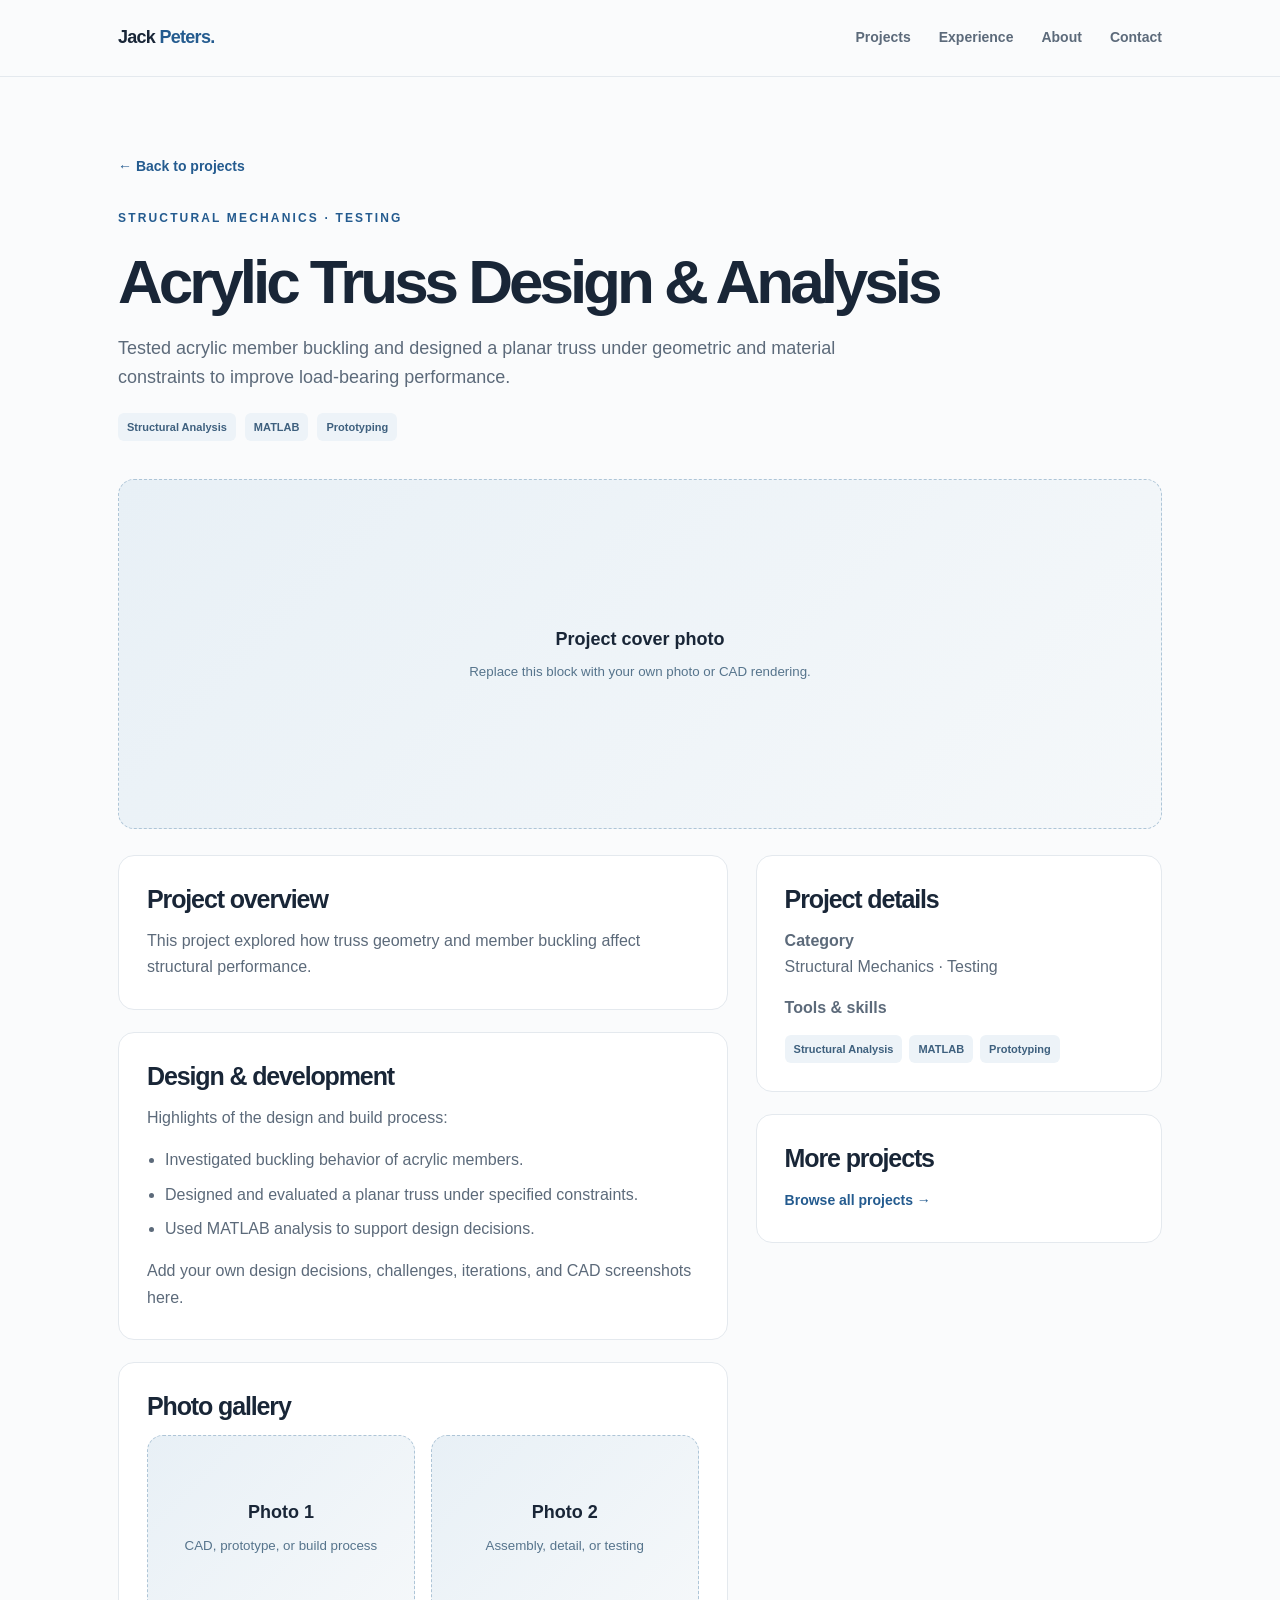
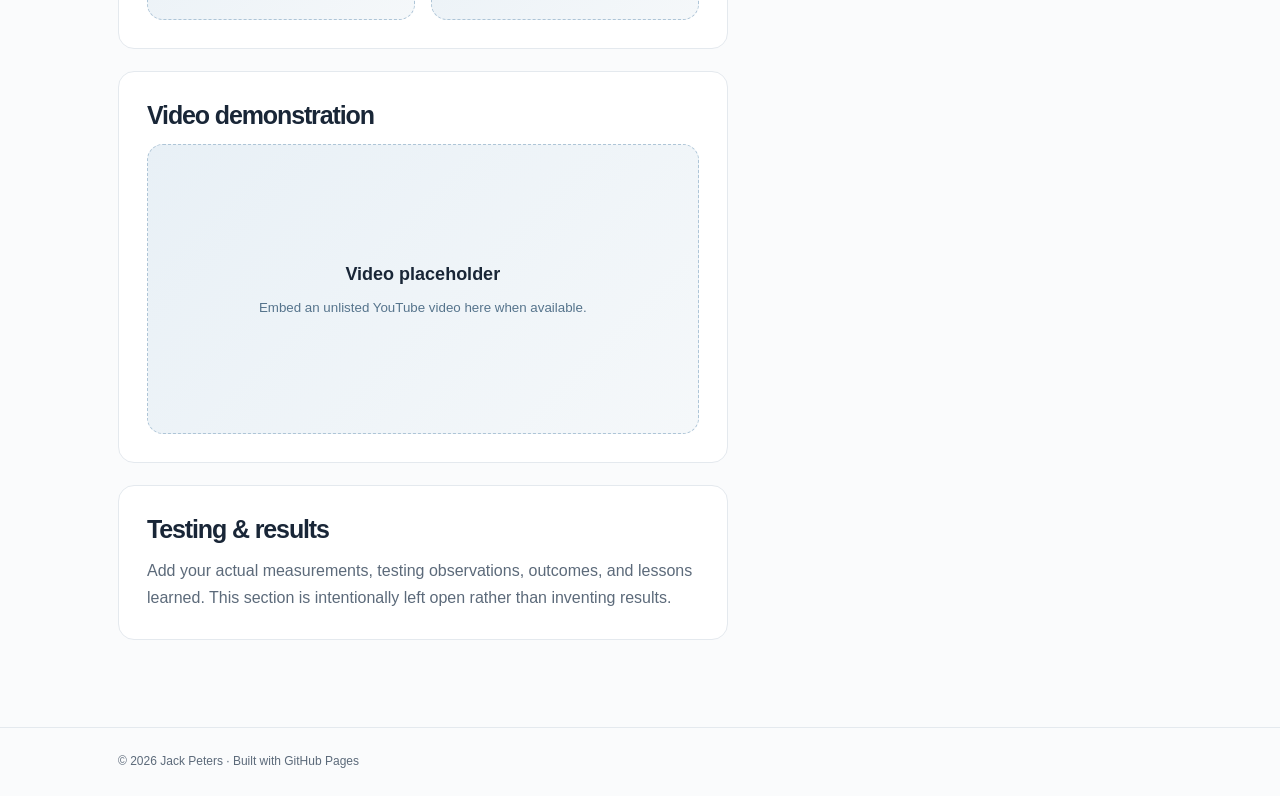
<file: Projects/acrylic-truss.html>
<!doctype html><html lang="en"><head><meta charset="utf-8"><meta name="viewport" content="width=device-width, initial-scale=1"><meta name="description" content="Acrylic Truss Design & Analysis — engineering project by Jack Peters"><title>Acrylic Truss Design & Analysis | Jack Peters</title><link rel="stylesheet" href="../styles.css"></head><body>
<header><div class="wrap nav"><a class="brand" href="../index.html#home">Jack<span> Peters.</span></a><nav class="navlinks" aria-label="Main navigation"><a href="../index.html#projects">Projects</a><a href="../index.html#experience">Experience</a><a href="../index.html#about">About</a><a href="../index.html#contact">Contact</a></nav></div></header>
<main><div class="wrap"><div class="page-hero"><a class="back" href="../index.html#projects">← Back to projects</a><div class="eyebrow" style="margin-top:30px">Structural Mechanics · Testing</div><h1>Acrylic Truss Design & Analysis</h1><p class="page-summary">Tested acrylic member buckling and designed a planar truss under geometric and material constraints to improve load-bearing performance.</p><div class="meta"><span class="tag">Structural Analysis</span><span class="tag">MATLAB</span><span class="tag">Prototyping</span></div></div>
<div class="media-placeholder" style="min-height:350px;margin-bottom:26px"><div><strong>Project cover photo</strong><small>Replace this block with your own photo or CAD rendering.</small></div></div>
<div class="detail-grid"><div><div class="content-block"><h2>Project overview</h2><p>This project explored how truss geometry and member buckling affect structural performance.</p></div><div class="content-block"><h2>Design & development</h2><p>Highlights of the design and build process:</p><ul class="detail-list"><li>Investigated buckling behavior of acrylic members.</li><li>Designed and evaluated a planar truss under specified constraints.</li><li>Used MATLAB analysis to support design decisions.</li></ul><p>Add your own design decisions, challenges, iterations, and CAD screenshots here.</p></div><div class="content-block"><h2>Photo gallery</h2><div class="gallery"><div class="media-placeholder"><div><strong>Photo 1</strong><small>CAD, prototype, or build process</small></div></div><div class="media-placeholder"><div><strong>Photo 2</strong><small>Assembly, detail, or testing</small></div></div></div></div><div class="content-block"><h2>Video demonstration</h2><div class="media-placeholder"><div><strong>Video placeholder</strong><small>Embed an unlisted YouTube video here when available.</small></div></div></div><div class="content-block"><h2>Testing & results</h2><p>Add your actual measurements, testing observations, outcomes, and lessons learned. This section is intentionally left open rather than inventing results.</p></div></div>
<aside><div class="content-block"><h2>Project details</h2><p><strong>Category</strong><br>Structural Mechanics · Testing</p><p><strong>Tools & skills</strong></p><div class="tags"><span class="tag">Structural Analysis</span><span class="tag">MATLAB</span><span class="tag">Prototyping</span></div></div><div class="content-block"><h2>More projects</h2><p><a class="textlink" href="../index.html#projects">Browse all projects →</a></p></div></aside></div></div></main>
<footer style="margin-top:65px"><div class="wrap">© <span id="year">2026</span> Jack Peters · Built with GitHub Pages</div></footer><script>document.getElementById('year').textContent=new Date().getFullYear();</script></body></html>
</file>
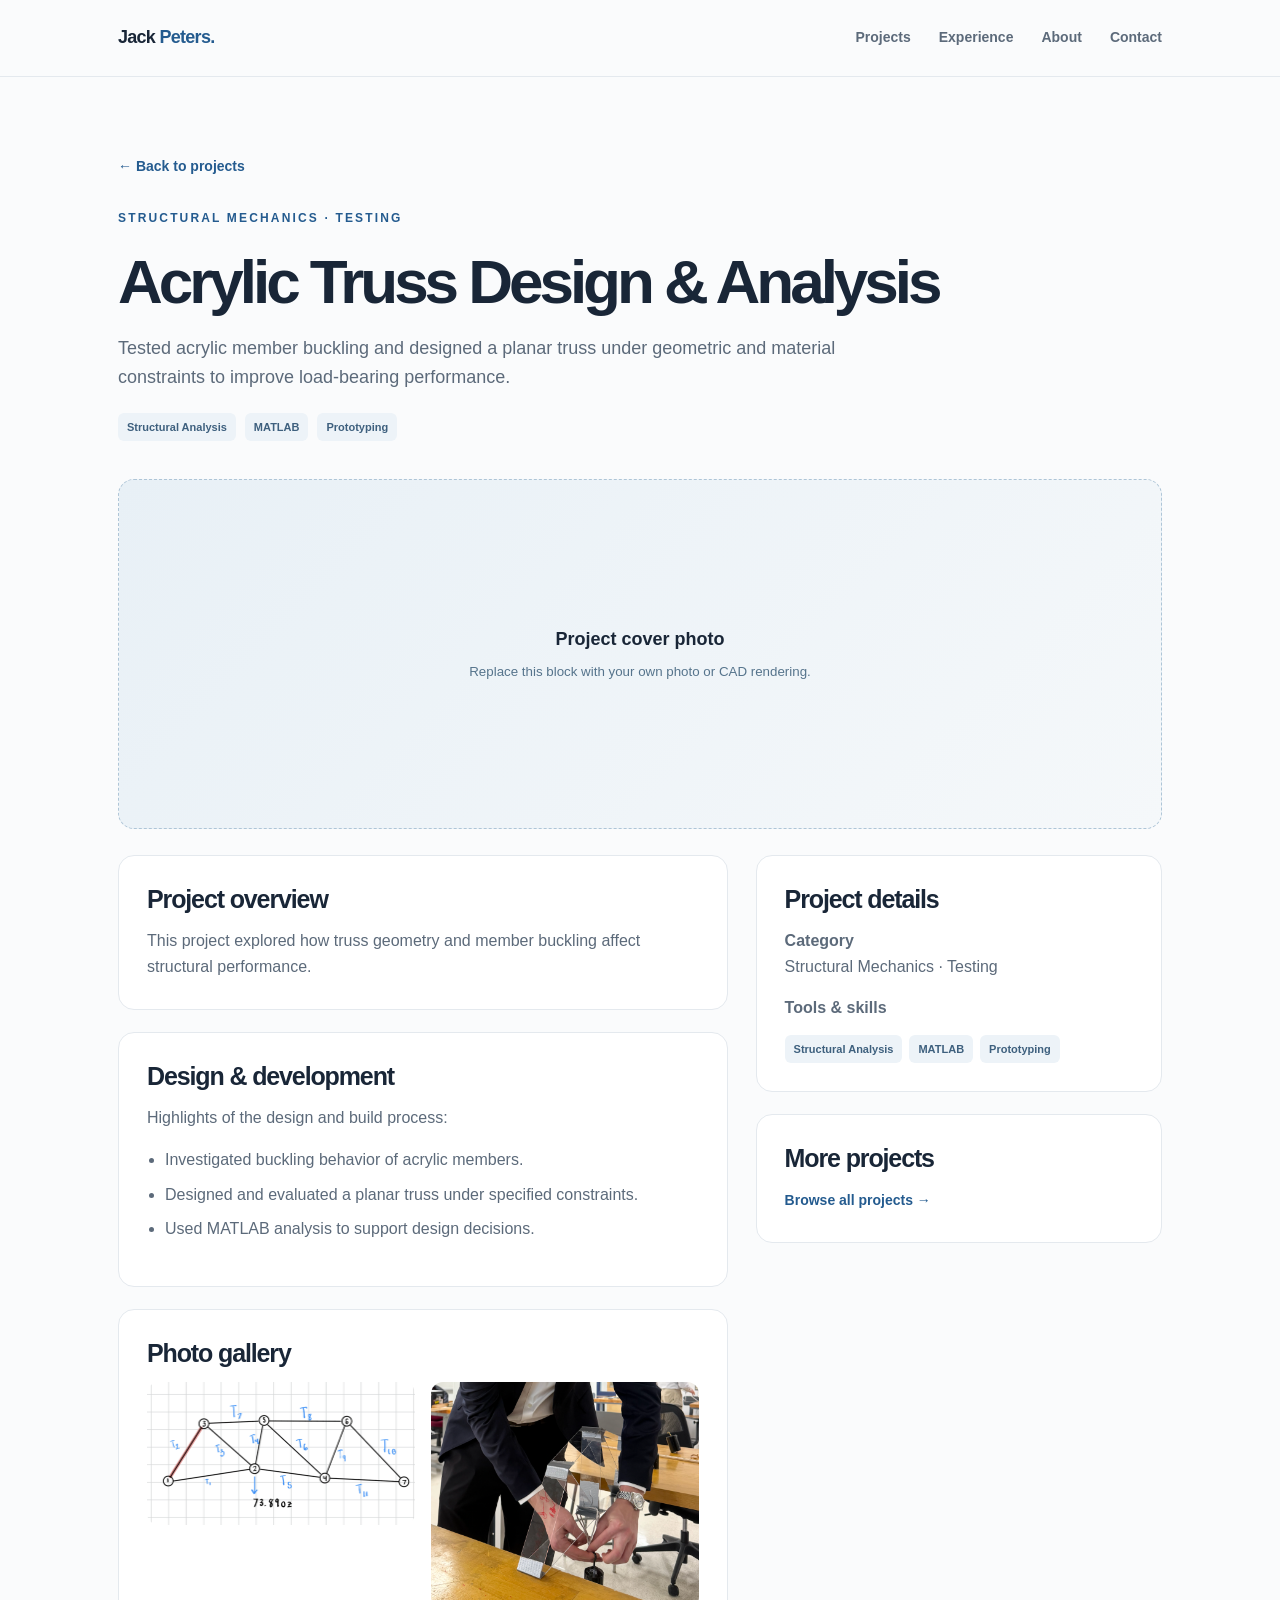
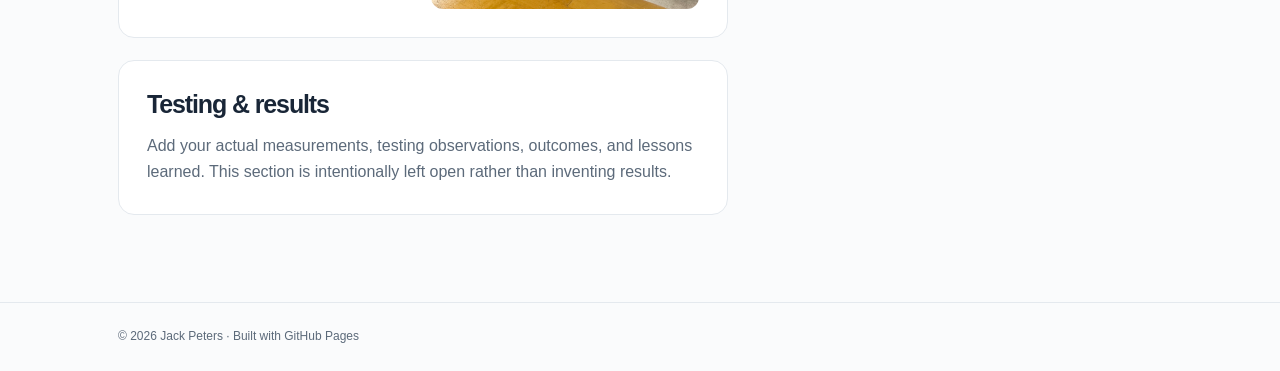
<file: projects/acrylic-truss.html>
<!doctype html>
<html lang="en">

<head>
  <meta charset="utf-8">
  <meta name="viewport" content="width=device-width, initial-scale=1">

  <meta
    name="description"
    content="Acrylic Truss Design & Analysis — engineering project by Jack Peters"
  >

  <title>Acrylic Truss Design &amp; Analysis | Jack Peters</title>

  <link rel="stylesheet" href="../styles.css">
</head>

<body>

  <!-- NAVIGATION -->
  <header>
    <div class="wrap nav">

      <a class="brand" href="../index.html#home">
        Jack<span> Peters.</span>
      </a>

      <nav class="navlinks" aria-label="Main navigation">
        <a href="../index.html#projects">Projects</a>
        <a href="../index.html#experience">Experience</a>
        <a href="../index.html#about">About</a>
        <a href="../index.html#contact">Contact</a>
      </nav>

    </div>
  </header>

  <main>
    <div class="wrap">

      <!-- PROJECT HEADER -->
      <div class="page-hero">

        <a class="back" href="../index.html#projects">
          ← Back to projects
        </a>

        <div class="eyebrow" style="margin-top:30px">
          Structural Mechanics · Testing
        </div>

        <h1>Acrylic Truss Design &amp; Analysis</h1>

        <p class="page-summary">
          Tested acrylic member buckling and designed a planar
          truss under geometric and material constraints to
          improve load-bearing performance.
        </p>

        <div class="meta">
          <span class="tag">Structural Analysis</span>
          <span class="tag">MATLAB</span>
          <span class="tag">Prototyping</span>
        </div>

      </div>

      <!-- PROJECT COVER PHOTO PLACEHOLDER -->
      <div
        class="media-placeholder"
        style="min-height:350px; margin-bottom:26px;"
      >
        <div>
          <strong>Project cover photo</strong>
          <small>
            Replace this block with your own photo or CAD rendering.
          </small>
        </div>
      </div>

      <!-- PROJECT CONTENT -->
      <div class="detail-grid">

        <div>

          <!-- PROJECT OVERVIEW -->
          <div class="content-block">

            <h2>Project overview</h2>

            <p>
              This project explored how truss geometry and
              member buckling affect structural performance.
            </p>

          </div>

          <!-- DESIGN & DEVELOPMENT -->
          <div class="content-block">

            <h2>Design &amp; development</h2>

            <p>Highlights of the design and build process:</p>

            <ul class="detail-list">

              <li>
                Investigated buckling behavior of acrylic members.
              </li>

              <li>
                Designed and evaluated a planar truss under
                specified constraints.
              </li>

              <li>
                Used MATLAB analysis to support design decisions.
              </li>

            </ul>

          </div>

          <!-- PHOTO GALLERY -->
          <div class="content-block">

            <h2>Photo gallery</h2>

            <div class="gallery">

              <!-- PHOTO 1: TRUSS DIAGRAM -->
              <img
                src="../images/TRUSS_DIAGRAM.png"
                alt="Acrylic Truss Structural Diagram"
                loading="lazy"
                class="expandable-image"
                style="
                  display:block;
                  width:100%;
                  height:auto;
                  border-radius:12px;
                  cursor:zoom-in;
                "
              >

              <!-- PHOTO 2: TRUSS TESTING -->
              <img
                src="../images/TRUSS_TESTING.png"
                alt="Acrylic Truss Testing"
                loading="lazy"
                class="expandable-image"
                style="
                  display:block;
                  width:100%;
                  height:auto;
                  border-radius:12px;
                  cursor:zoom-in;
                "
              >

            </div>

          </div>

          <!-- TESTING & RESULTS -->
          <div class="content-block">

            <h2>Testing &amp; results</h2>

            <p>
              Add your actual measurements, testing observations,
              outcomes, and lessons learned. This section is
              intentionally left open rather than inventing results.
            </p>

          </div>

        </div>

        <!-- SIDEBAR -->
        <aside>

          <div class="content-block">

            <h2>Project details</h2>

            <p>
              <strong>Category</strong><br>
              Structural Mechanics · Testing
            </p>

            <p><strong>Tools &amp; skills</strong></p>

            <div class="tags">
              <span class="tag">Structural Analysis</span>
              <span class="tag">MATLAB</span>
              <span class="tag">Prototyping</span>
            </div>

          </div>

          <div class="content-block">

            <h2>More projects</h2>

            <p>
              <a class="textlink" href="../index.html#projects">
                Browse all projects →
              </a>
            </p>

          </div>

        </aside>

      </div>

    </div>
  </main>

  <!-- FOOTER -->
  <footer style="margin-top:65px">

    <div class="wrap">
      © <span id="year">2026</span>
      Jack Peters · Built with GitHub Pages
    </div>

  </footer>

  <script>
    document.getElementById('year').textContent =
      new Date().getFullYear();
  </script>

  <!-- SHARED EXPANDABLE IMAGE VIEWER -->
  <script src="../lightbox.js" defer></script>

</body>
</html>
</file>
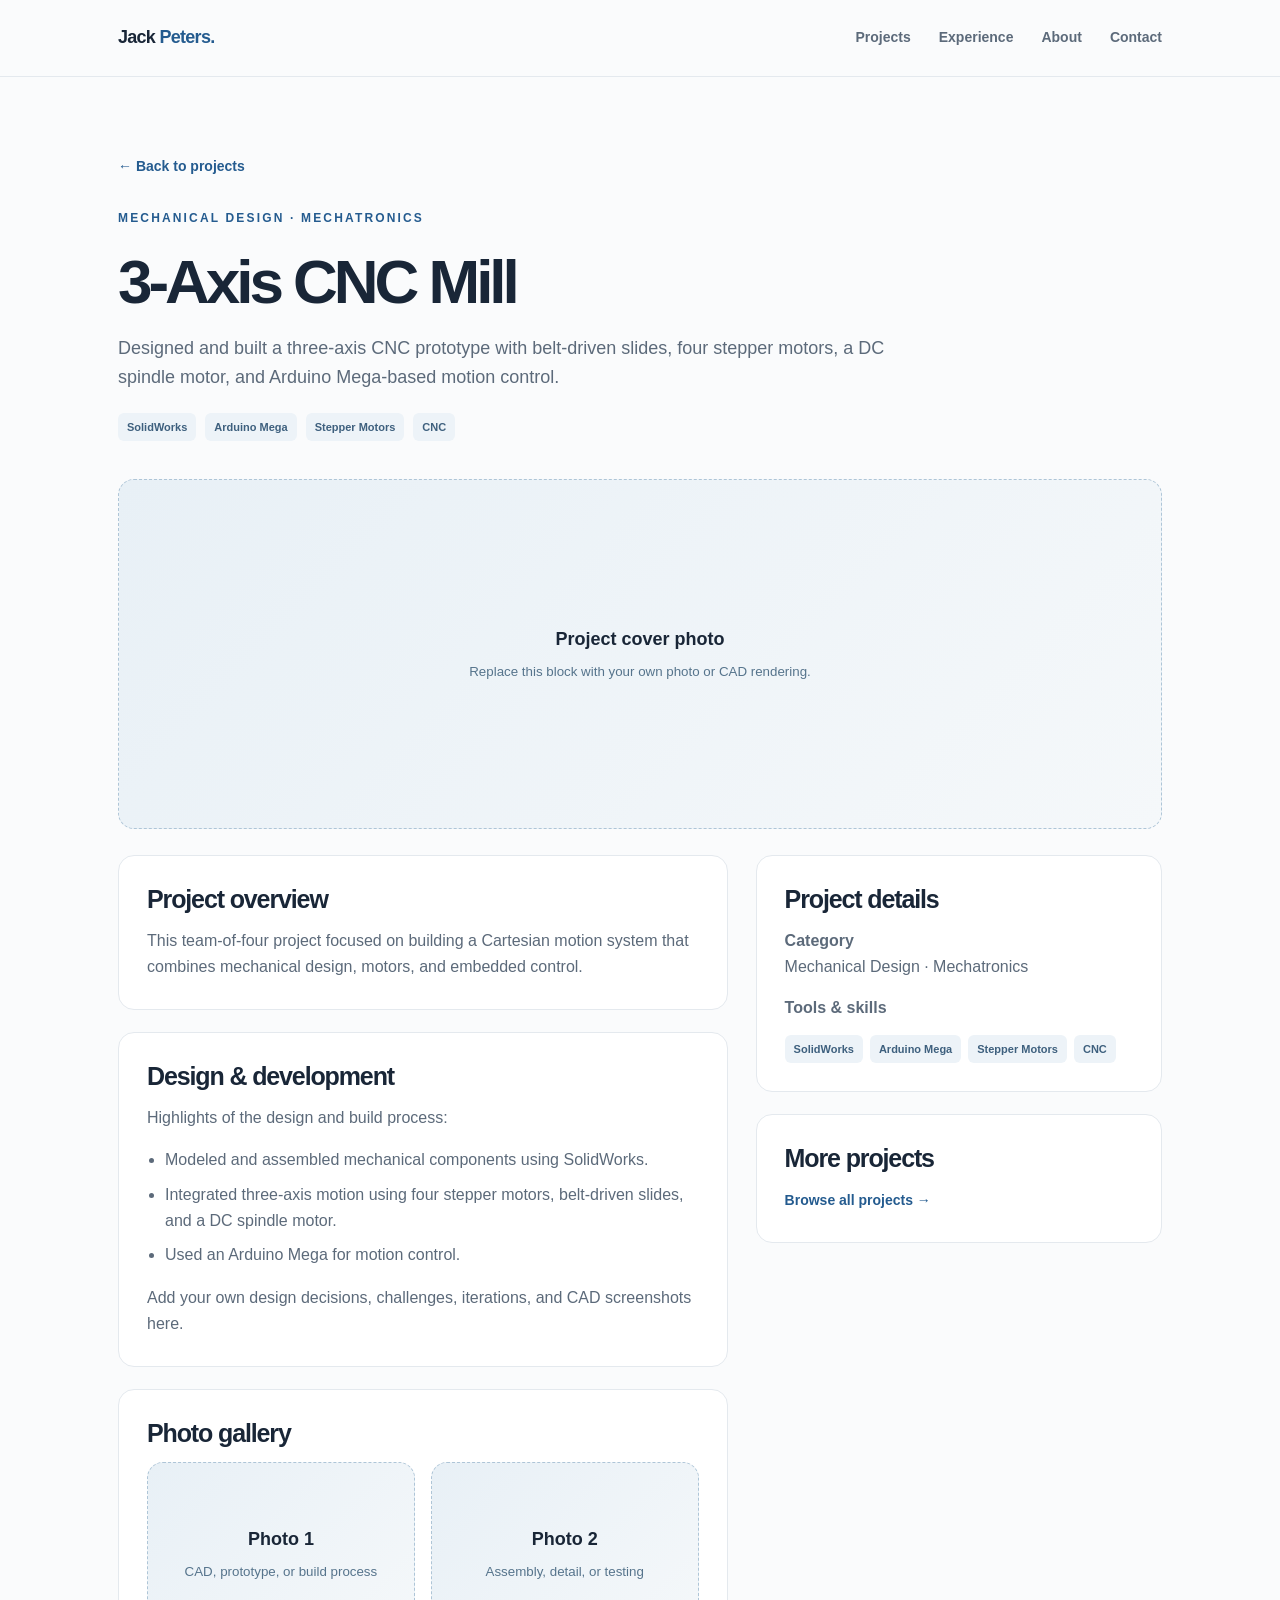
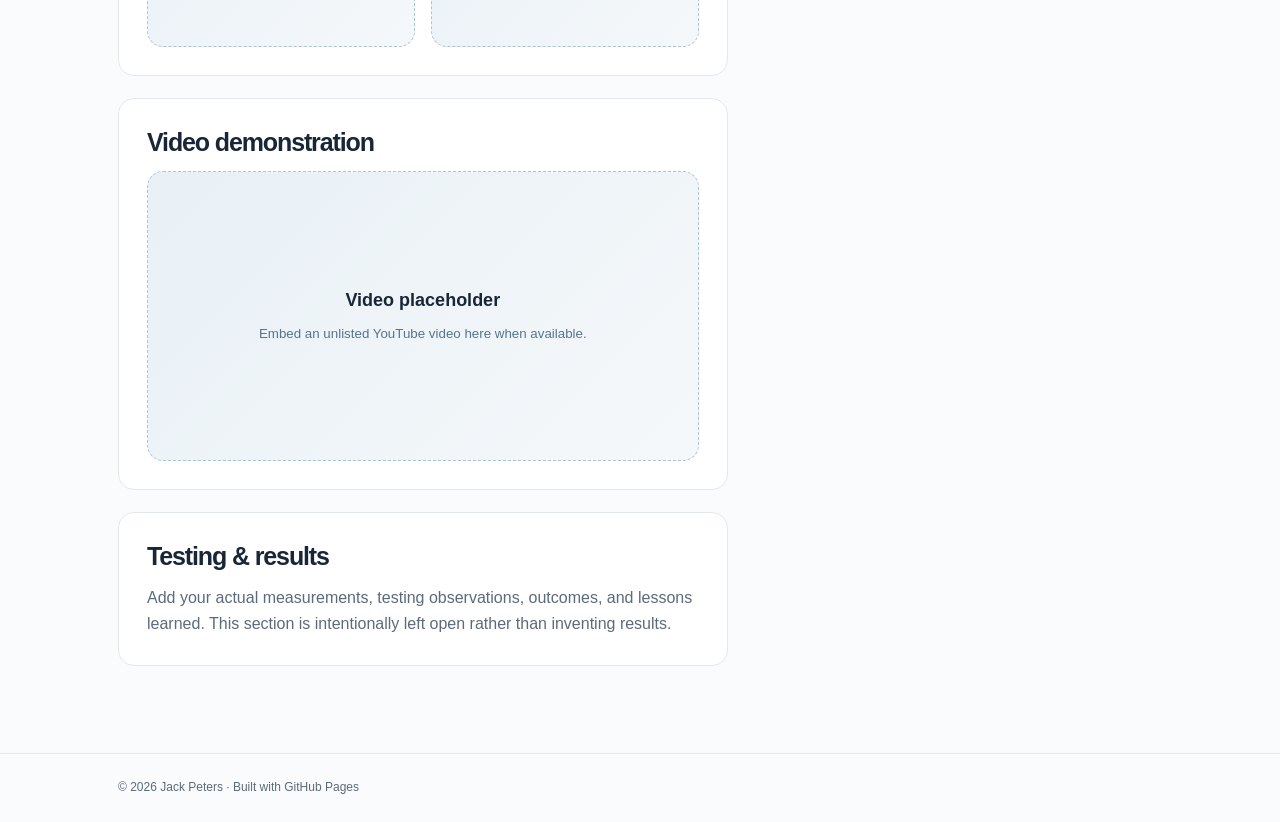
<file: Projects/cnc-mill.html>
<!doctype html><html lang="en"><head><meta charset="utf-8"><meta name="viewport" content="width=device-width, initial-scale=1"><meta name="description" content="3-Axis CNC Mill — engineering project by Jack Peters"><title>3-Axis CNC Mill | Jack Peters</title><link rel="stylesheet" href="../styles.css"></head><body>
<header><div class="wrap nav"><a class="brand" href="../index.html#home">Jack<span> Peters.</span></a><nav class="navlinks" aria-label="Main navigation"><a href="../index.html#projects">Projects</a><a href="../index.html#experience">Experience</a><a href="../index.html#about">About</a><a href="../index.html#contact">Contact</a></nav></div></header>
<main><div class="wrap"><div class="page-hero"><a class="back" href="../index.html#projects">← Back to projects</a><div class="eyebrow" style="margin-top:30px">Mechanical Design · Mechatronics</div><h1>3-Axis CNC Mill</h1><p class="page-summary">Designed and built a three-axis CNC prototype with belt-driven slides, four stepper motors, a DC spindle motor, and Arduino Mega-based motion control.</p><div class="meta"><span class="tag">SolidWorks</span><span class="tag">Arduino Mega</span><span class="tag">Stepper Motors</span><span class="tag">CNC</span></div></div>
<div class="media-placeholder" style="min-height:350px;margin-bottom:26px"><div><strong>Project cover photo</strong><small>Replace this block with your own photo or CAD rendering.</small></div></div>
<div class="detail-grid"><div><div class="content-block"><h2>Project overview</h2><p>This team-of-four project focused on building a Cartesian motion system that combines mechanical design, motors, and embedded control.</p></div><div class="content-block"><h2>Design & development</h2><p>Highlights of the design and build process:</p><ul class="detail-list"><li>Modeled and assembled mechanical components using SolidWorks.</li><li>Integrated three-axis motion using four stepper motors, belt-driven slides, and a DC spindle motor.</li><li>Used an Arduino Mega for motion control.</li></ul><p>Add your own design decisions, challenges, iterations, and CAD screenshots here.</p></div><div class="content-block"><h2>Photo gallery</h2><div class="gallery"><div class="media-placeholder"><div><strong>Photo 1</strong><small>CAD, prototype, or build process</small></div></div><div class="media-placeholder"><div><strong>Photo 2</strong><small>Assembly, detail, or testing</small></div></div></div></div><div class="content-block"><h2>Video demonstration</h2><div class="media-placeholder"><div><strong>Video placeholder</strong><small>Embed an unlisted YouTube video here when available.</small></div></div></div><div class="content-block"><h2>Testing & results</h2><p>Add your actual measurements, testing observations, outcomes, and lessons learned. This section is intentionally left open rather than inventing results.</p></div></div>
<aside><div class="content-block"><h2>Project details</h2><p><strong>Category</strong><br>Mechanical Design · Mechatronics</p><p><strong>Tools & skills</strong></p><div class="tags"><span class="tag">SolidWorks</span><span class="tag">Arduino Mega</span><span class="tag">Stepper Motors</span><span class="tag">CNC</span></div></div><div class="content-block"><h2>More projects</h2><p><a class="textlink" href="../index.html#projects">Browse all projects →</a></p></div></aside></div></div></main>
<footer style="margin-top:65px"><div class="wrap">© <span id="year">2026</span> Jack Peters · Built with GitHub Pages</div></footer><script>document.getElementById('year').textContent=new Date().getFullYear();</script></body></html>
</file>
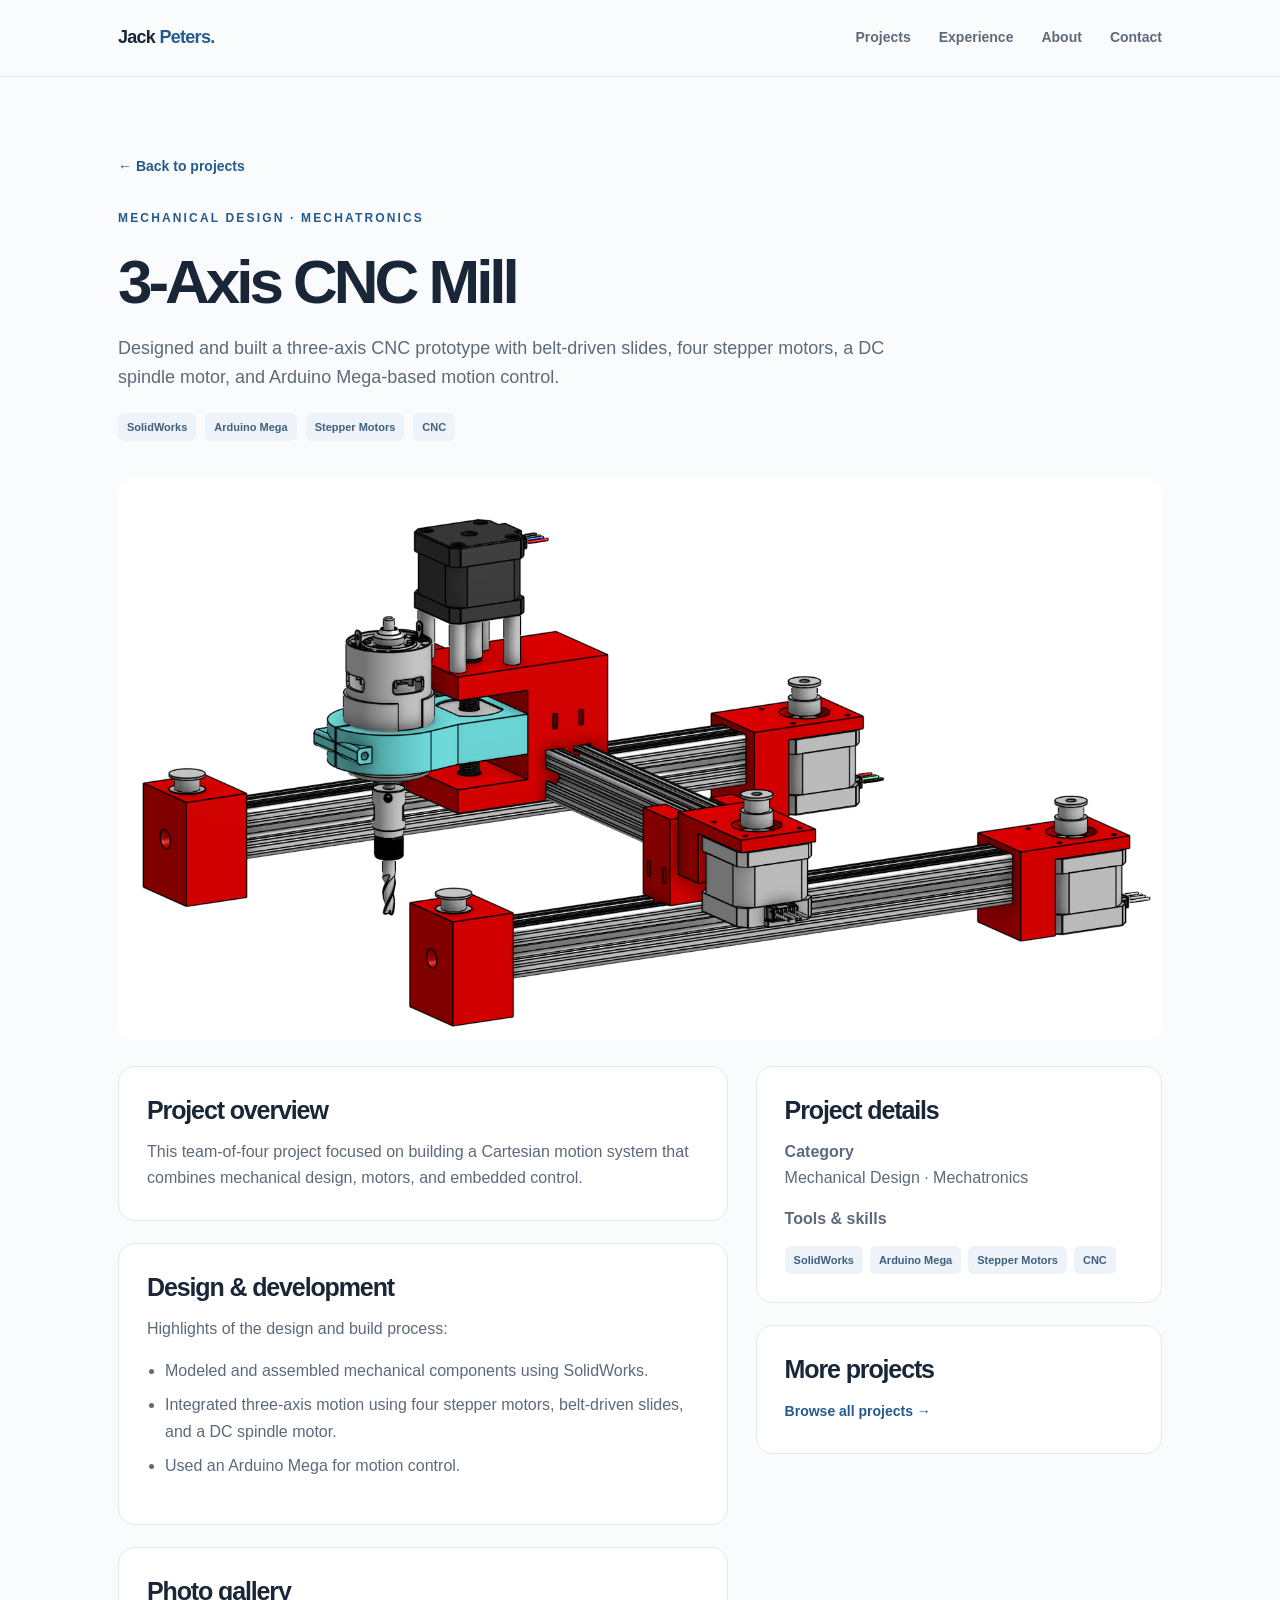
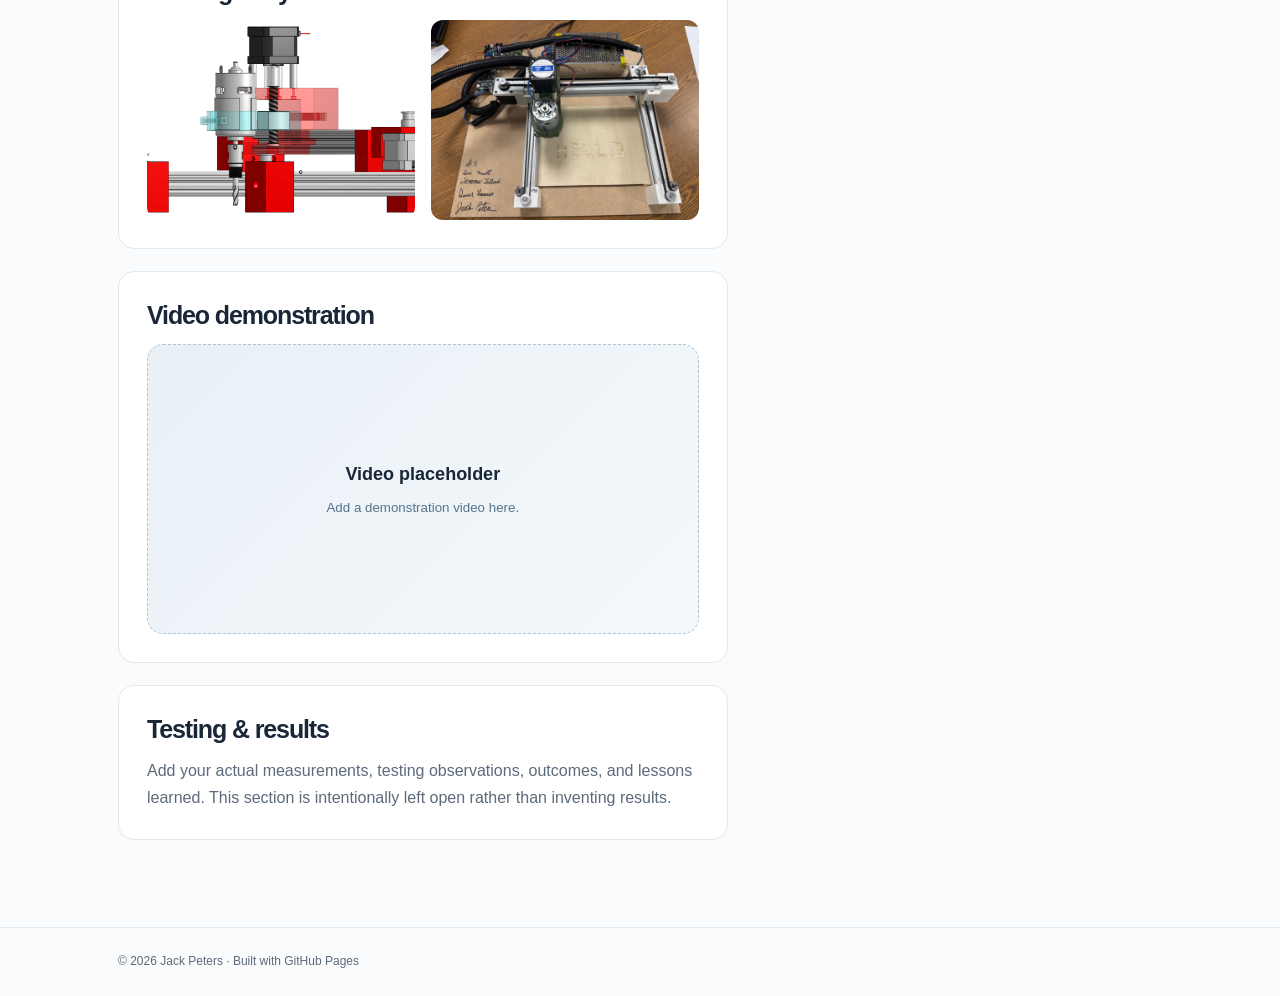
<file: projects/cnc-mill.html>
<!doctype html>
<html lang="en">

<head>
  <meta charset="utf-8">
  <meta name="viewport" content="width=device-width, initial-scale=1">
  <meta name="description" content="3-Axis CNC Mill — engineering project by Jack Peters">
  <title>3-Axis CNC Mill | Jack Peters</title>
  <link rel="stylesheet" href="../styles.css">
</head>

<body>

  <!-- NAVIGATION -->
  <header>
    <div class="wrap nav">
      <a class="brand" href="../index.html#home">
        Jack<span> Peters.</span>
      </a>

      <nav class="navlinks" aria-label="Main navigation">
        <a href="../index.html#projects">Projects</a>
        <a href="../index.html#experience">Experience</a>
        <a href="../index.html#about">About</a>
        <a href="../index.html#contact">Contact</a>
      </nav>
    </div>
  </header>

  <main>
    <div class="wrap">

      <!-- PROJECT HEADER -->
      <div class="page-hero">
        <a class="back" href="../index.html#projects">
          ← Back to projects
        </a>

        <div class="eyebrow" style="margin-top:30px">
          Mechanical Design · Mechatronics
        </div>

        <h1>3-Axis CNC Mill</h1>

        <p class="page-summary">
          Designed and built a three-axis CNC prototype with
          belt-driven slides, four stepper motors, a DC spindle
          motor, and Arduino Mega-based motion control.
        </p>

        <div class="meta">
          <span class="tag">SolidWorks</span>
          <span class="tag">Arduino Mega</span>
          <span class="tag">Stepper Motors</span>
          <span class="tag">CNC</span>
        </div>
      </div>

      <!-- PROJECT COVER PHOTO -->
      <div style="margin-bottom:26px;">
        <img
          src="../images/CNC_CAD.png"
          alt="3-Axis CNC Mill CAD Assembly"
          class="expandable-image"
          style="
            display:block;
            width:100%;
            height:auto;
            border-radius:12px;
          "
        >
      </div>

      <!-- PROJECT CONTENT -->
      <div class="detail-grid">

        <div>

          <!-- PROJECT OVERVIEW -->
          <div class="content-block">
            <h2>Project overview</h2>

            <p>
              This team-of-four project focused on building a
              Cartesian motion system that combines mechanical
              design, motors, and embedded control.
            </p>
          </div>

          <!-- DESIGN & DEVELOPMENT -->
          <div class="content-block">
            <h2>Design &amp; development</h2>

            <p>Highlights of the design and build process:</p>

            <ul class="detail-list">

              <li>
                Modeled and assembled mechanical components
                using SolidWorks.
              </li>

              <li>
                Integrated three-axis motion using four stepper
                motors, belt-driven slides, and a DC spindle motor.
              </li>

              <li>
                Used an Arduino Mega for motion control.
              </li>

            </ul>
          </div>

          <!-- PHOTO GALLERY -->
          <div class="content-block">
            <h2>Photo gallery</h2>

            <div class="gallery">

              <!-- PHOTO 1: LEADSCREW CAD -->
              <img
                src="../images/LEADSCREW_CAD.png"
                alt="Leadscrew CAD Design"
                loading="lazy"
                class="expandable-image"
                style="
                  display:block;
                  width:100%;
                  height:auto;
                  border-radius:12px;
                "
              >

              <!-- PHOTO 2: FINAL CNC MACHINE -->
              <img
                src="../images/CNC_Final.jpeg"
                alt="Completed 3-Axis CNC Mill"
                loading="lazy"
                class="expandable-image"
                style="
                  display:block;
                  width:100%;
                  height:auto;
                  border-radius:12px;
                "
              >

            </div>
          </div>

          <!-- VIDEO DEMONSTRATION -->
          <div class="content-block">
            <h2>Video demonstration</h2>

            <div class="media-placeholder">
              <div>
                <strong>Video placeholder</strong>
                <small>
                  Add a demonstration video here.
                </small>
              </div>
            </div>
          </div>

          <!-- TESTING & RESULTS -->
          <div class="content-block">
            <h2>Testing &amp; results</h2>

            <p>
              Add your actual measurements, testing observations,
              outcomes, and lessons learned. This section is
              intentionally left open rather than inventing results.
            </p>
          </div>

        </div>

        <!-- SIDEBAR -->
        <aside>

          <div class="content-block">
            <h2>Project details</h2>

            <p>
              <strong>Category</strong><br>
              Mechanical Design · Mechatronics
            </p>

            <p><strong>Tools &amp; skills</strong></p>

            <div class="tags">
              <span class="tag">SolidWorks</span>
              <span class="tag">Arduino Mega</span>
              <span class="tag">Stepper Motors</span>
              <span class="tag">CNC</span>
            </div>
          </div>

          <div class="content-block">
            <h2>More projects</h2>

            <p>
              <a class="textlink" href="../index.html#projects">
                Browse all projects →
              </a>
            </p>
          </div>

        </aside>

      </div>
    </div>
  </main>

  <!-- FOOTER -->
  <footer style="margin-top:65px">
    <div class="wrap">
      © <span id="year">2026</span>
      Jack Peters · Built with GitHub Pages
    </div>
  </footer>

  <script>
    document.getElementById('year').textContent =
      new Date().getFullYear();
  </script>

  <!-- SHARED EXPANDABLE PHOTO VIEWER -->
  <script src="../lightbox.js" defer></script>

</body>
</html>
</file>
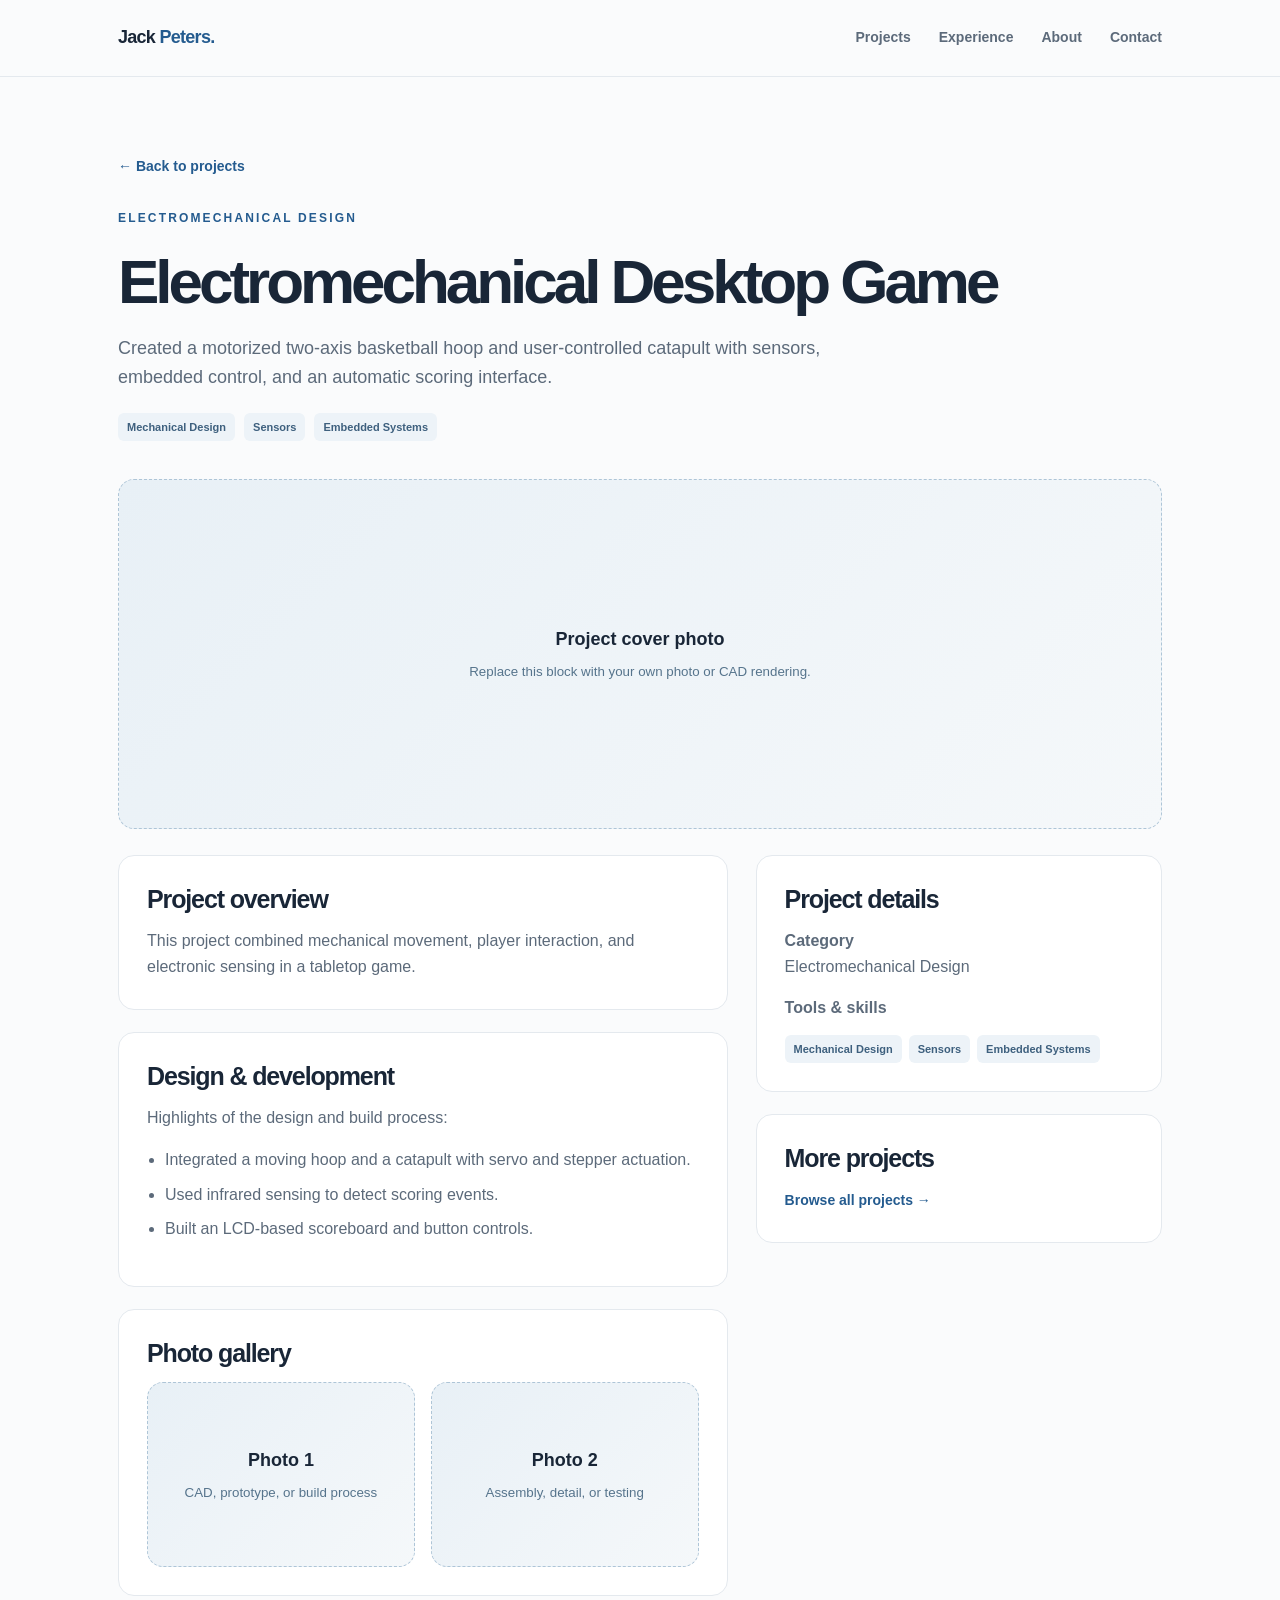
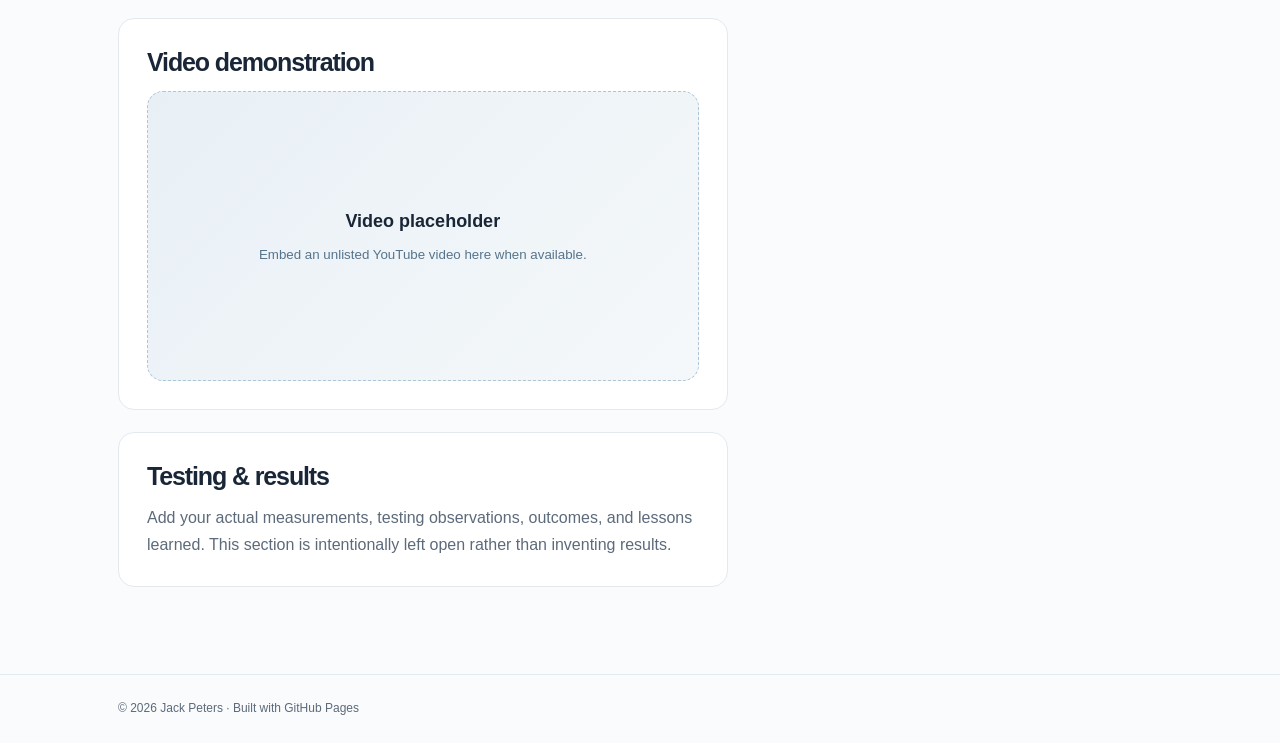
<file: projects/desktop-game.html>
<!doctype html><html lang="en"><head><meta charset="utf-8"><meta name="viewport" content="width=device-width, initial-scale=1"><meta name="description" content="Electromechanical Desktop Game — engineering project by Jack Peters"><title>Electromechanical Desktop Game | Jack Peters</title><link rel="stylesheet" href="../styles.css"></head><body>
<header><div class="wrap nav"><a class="brand" href="../index.html#home">Jack<span> Peters.</span></a><nav class="navlinks" aria-label="Main navigation"><a href="../index.html#projects">Projects</a><a href="../index.html#experience">Experience</a><a href="../index.html#about">About</a><a href="../index.html#contact">Contact</a></nav></div></header>
<main><div class="wrap"><div class="page-hero"><a class="back" href="../index.html#projects">← Back to projects</a><div class="eyebrow" style="margin-top:30px">Electromechanical Design</div><h1>Electromechanical Desktop Game</h1><p class="page-summary">Created a motorized two-axis basketball hoop and user-controlled catapult with sensors, embedded control, and an automatic scoring interface.</p><div class="meta"><span class="tag">Mechanical Design</span><span class="tag">Sensors</span><span class="tag">Embedded Systems</span></div></div>
<div class="media-placeholder" style="min-height:350px;margin-bottom:26px"><div><strong>Project cover photo</strong><small>Replace this block with your own photo or CAD rendering.</small></div></div>
<div class="detail-grid"><div><div class="content-block"><h2>Project overview</h2><p>This project combined mechanical movement, player interaction, and electronic sensing in a tabletop game.</p></div><div class="content-block"><h2>Design & development</h2><p>Highlights of the design and build process:</p><ul class="detail-list"><li>Integrated a moving hoop and a catapult with servo and stepper actuation.</li><li>Used infrared sensing to detect scoring events.</li><li>Built an LCD-based scoreboard and button controls.</li></ul></div><div class="content-block"><h2>Photo gallery</h2><div class="gallery"><div class="media-placeholder"><div><strong>Photo 1</strong><small>CAD, prototype, or build process</small></div></div><div class="media-placeholder"><div><strong>Photo 2</strong><small>Assembly, detail, or testing</small></div></div></div></div><div class="content-block"><h2>Video demonstration</h2><div class="media-placeholder"><div><strong>Video placeholder</strong><small>Embed an unlisted YouTube video here when available.</small></div></div></div><div class="content-block"><h2>Testing & results</h2><p>Add your actual measurements, testing observations, outcomes, and lessons learned. This section is intentionally left open rather than inventing results.</p></div></div>
<aside><div class="content-block"><h2>Project details</h2><p><strong>Category</strong><br>Electromechanical Design</p><p><strong>Tools & skills</strong></p><div class="tags"><span class="tag">Mechanical Design</span><span class="tag">Sensors</span><span class="tag">Embedded Systems</span></div></div><div class="content-block"><h2>More projects</h2><p><a class="textlink" href="../index.html#projects">Browse all projects →</a></p></div></aside></div></div></main>
<footer style="margin-top:65px"><div class="wrap">© <span id="year">2026</span> Jack Peters · Built with GitHub Pages</div></footer><script>document.getElementById('year').textContent=new Date().getFullYear();</script></body></html>
</file>
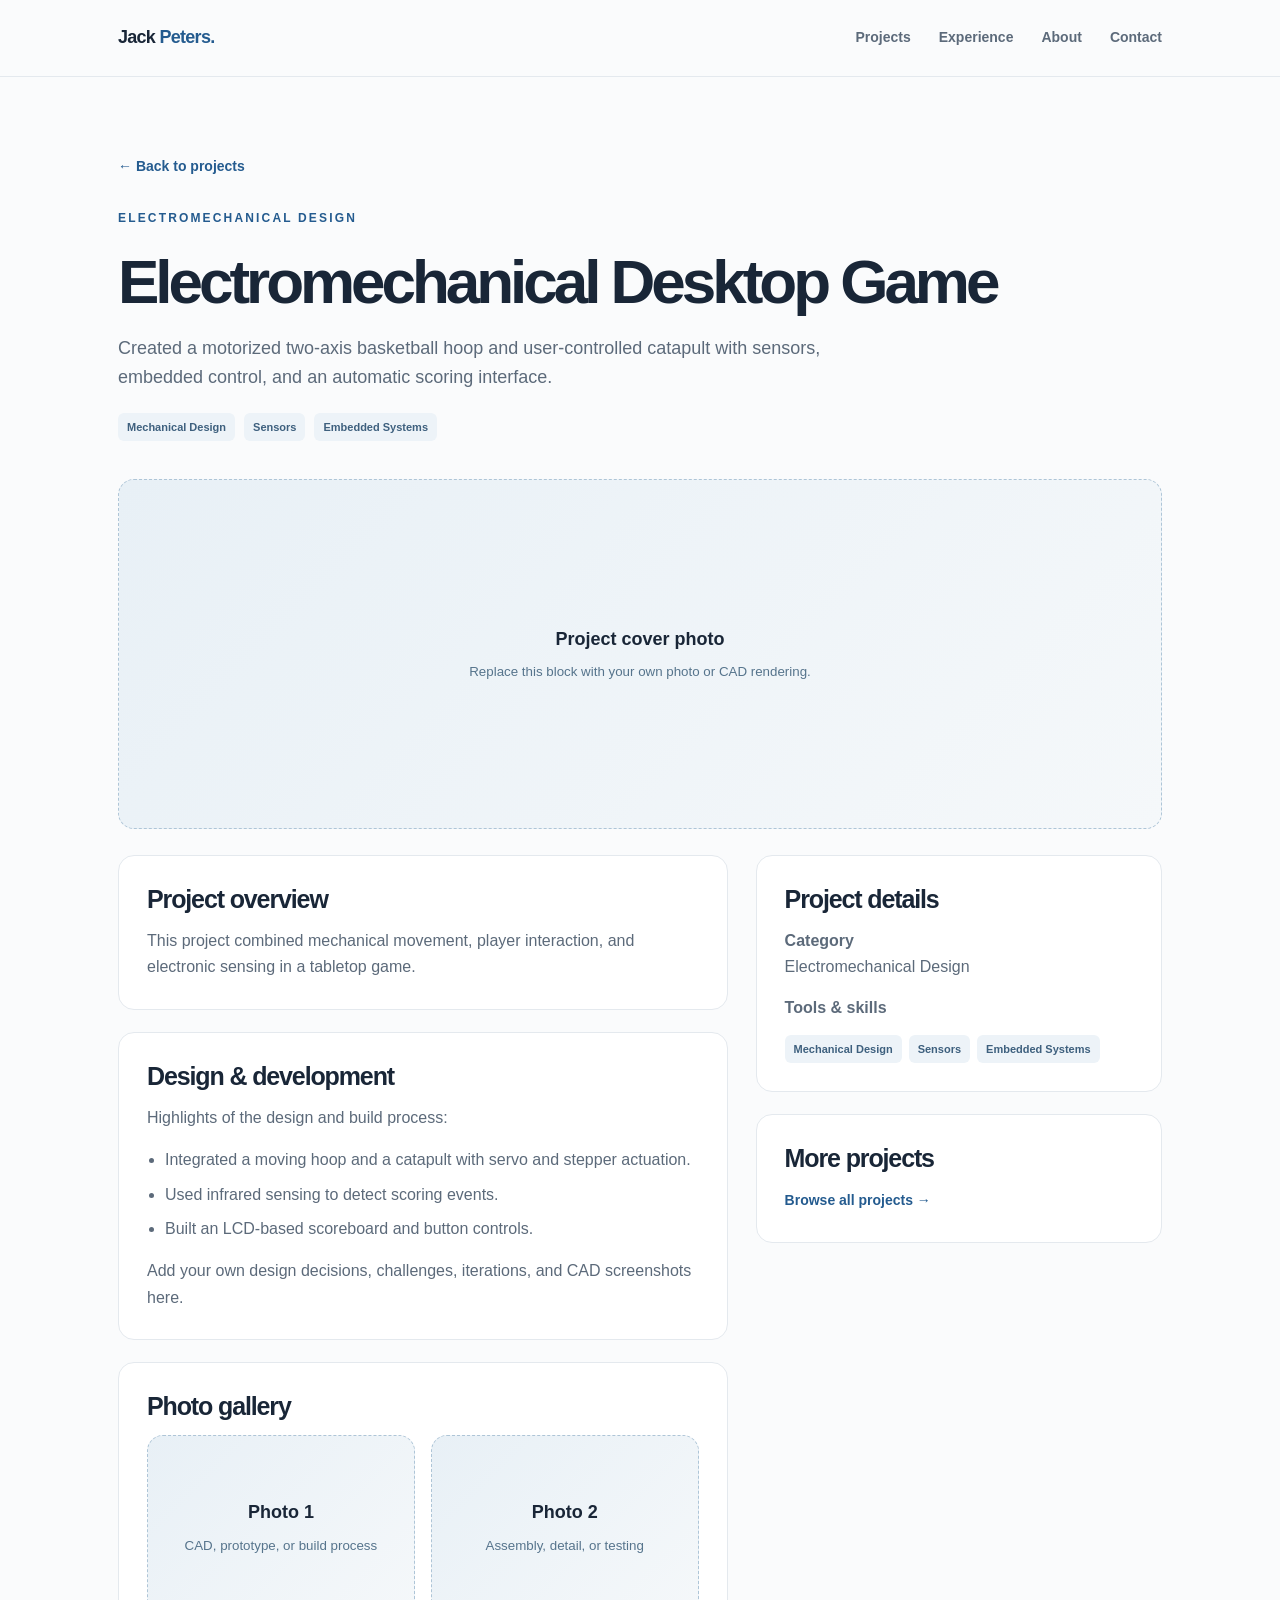
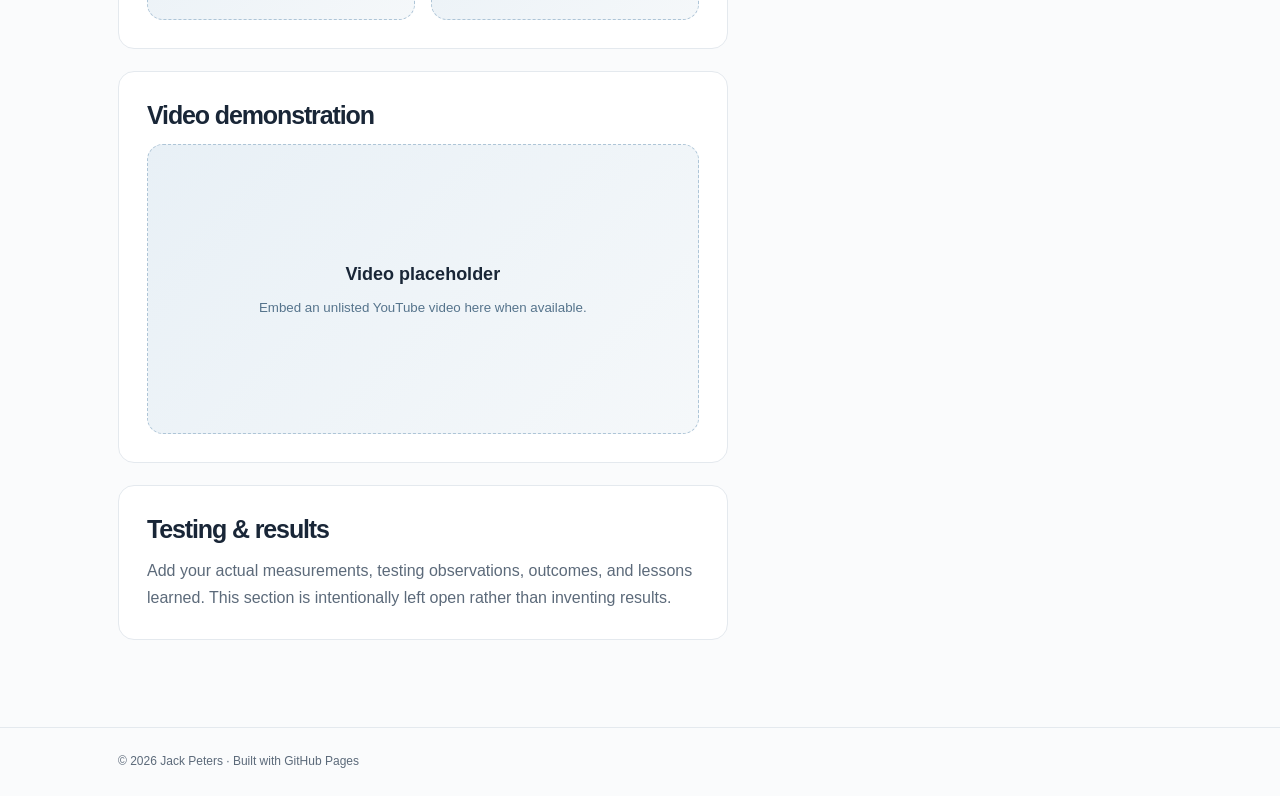
<file: Projects/desktop-game.html>
<!doctype html><html lang="en"><head><meta charset="utf-8"><meta name="viewport" content="width=device-width, initial-scale=1"><meta name="description" content="Electromechanical Desktop Game — engineering project by Jack Peters"><title>Electromechanical Desktop Game | Jack Peters</title><link rel="stylesheet" href="../styles.css"></head><body>
<header><div class="wrap nav"><a class="brand" href="../index.html#home">Jack<span> Peters.</span></a><nav class="navlinks" aria-label="Main navigation"><a href="../index.html#projects">Projects</a><a href="../index.html#experience">Experience</a><a href="../index.html#about">About</a><a href="../index.html#contact">Contact</a></nav></div></header>
<main><div class="wrap"><div class="page-hero"><a class="back" href="../index.html#projects">← Back to projects</a><div class="eyebrow" style="margin-top:30px">Electromechanical Design</div><h1>Electromechanical Desktop Game</h1><p class="page-summary">Created a motorized two-axis basketball hoop and user-controlled catapult with sensors, embedded control, and an automatic scoring interface.</p><div class="meta"><span class="tag">Mechanical Design</span><span class="tag">Sensors</span><span class="tag">Embedded Systems</span></div></div>
<div class="media-placeholder" style="min-height:350px;margin-bottom:26px"><div><strong>Project cover photo</strong><small>Replace this block with your own photo or CAD rendering.</small></div></div>
<div class="detail-grid"><div><div class="content-block"><h2>Project overview</h2><p>This project combined mechanical movement, player interaction, and electronic sensing in a tabletop game.</p></div><div class="content-block"><h2>Design & development</h2><p>Highlights of the design and build process:</p><ul class="detail-list"><li>Integrated a moving hoop and a catapult with servo and stepper actuation.</li><li>Used infrared sensing to detect scoring events.</li><li>Built an LCD-based scoreboard and button controls.</li></ul><p>Add your own design decisions, challenges, iterations, and CAD screenshots here.</p></div><div class="content-block"><h2>Photo gallery</h2><div class="gallery"><div class="media-placeholder"><div><strong>Photo 1</strong><small>CAD, prototype, or build process</small></div></div><div class="media-placeholder"><div><strong>Photo 2</strong><small>Assembly, detail, or testing</small></div></div></div></div><div class="content-block"><h2>Video demonstration</h2><div class="media-placeholder"><div><strong>Video placeholder</strong><small>Embed an unlisted YouTube video here when available.</small></div></div></div><div class="content-block"><h2>Testing & results</h2><p>Add your actual measurements, testing observations, outcomes, and lessons learned. This section is intentionally left open rather than inventing results.</p></div></div>
<aside><div class="content-block"><h2>Project details</h2><p><strong>Category</strong><br>Electromechanical Design</p><p><strong>Tools & skills</strong></p><div class="tags"><span class="tag">Mechanical Design</span><span class="tag">Sensors</span><span class="tag">Embedded Systems</span></div></div><div class="content-block"><h2>More projects</h2><p><a class="textlink" href="../index.html#projects">Browse all projects →</a></p></div></aside></div></div></main>
<footer style="margin-top:65px"><div class="wrap">© <span id="year">2026</span> Jack Peters · Built with GitHub Pages</div></footer><script>document.getElementById('year').textContent=new Date().getFullYear();</script></body></html>
</file>
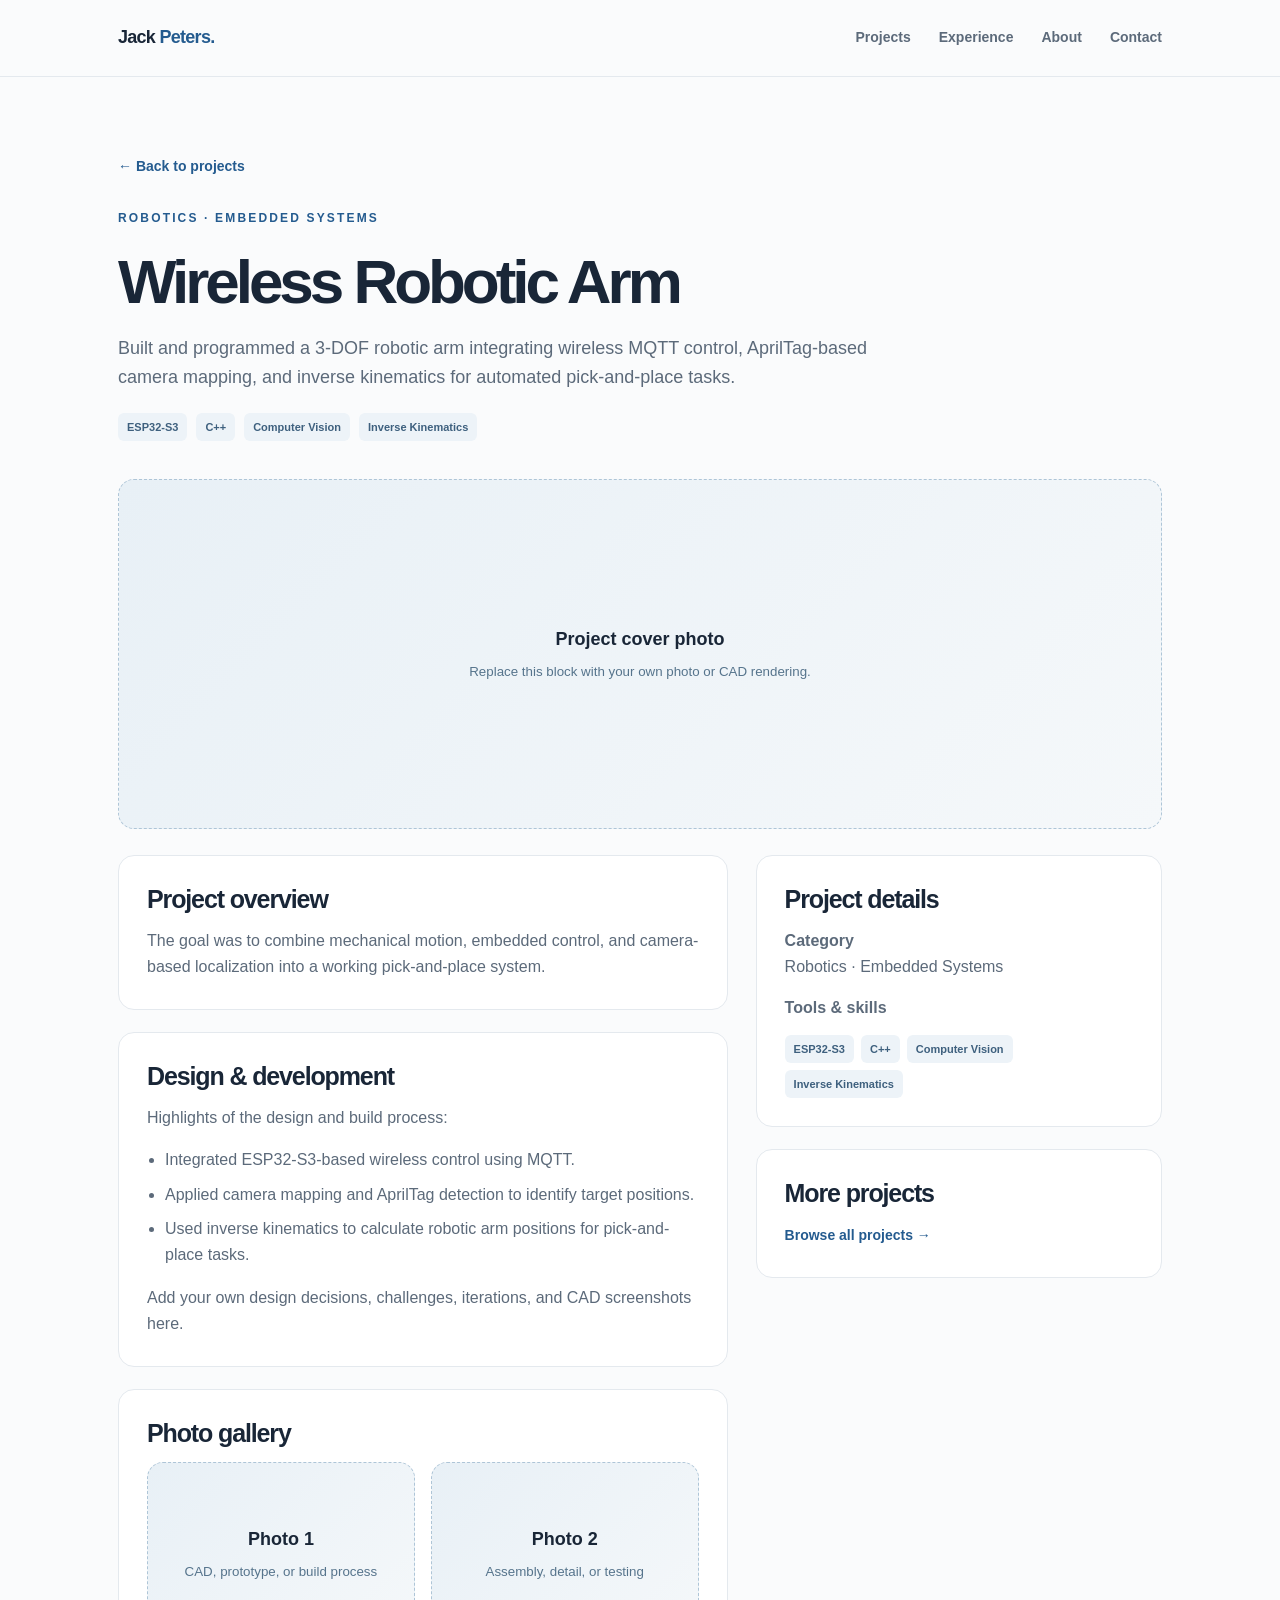
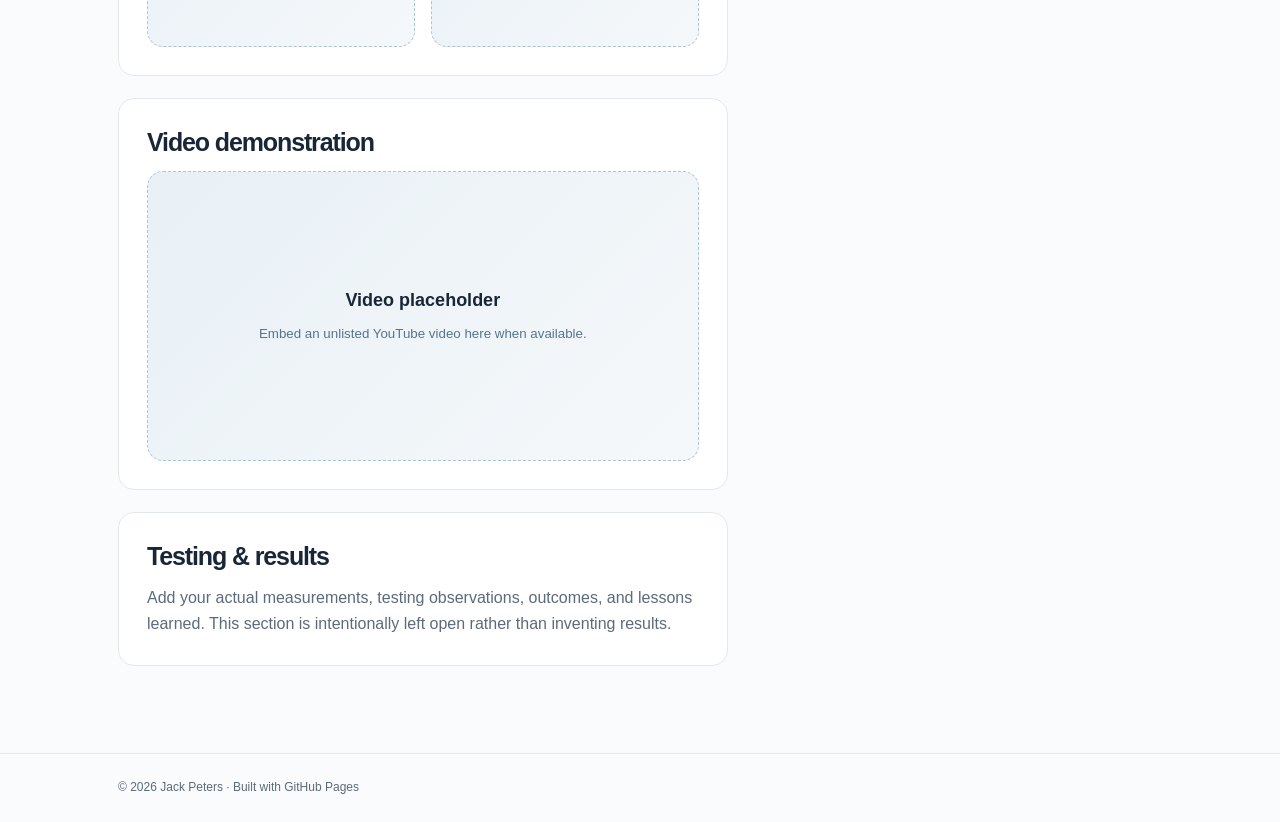
<file: Projects/robotic-arm.html>
<!doctype html><html lang="en"><head><meta charset="utf-8"><meta name="viewport" content="width=device-width, initial-scale=1"><meta name="description" content="Wireless Robotic Arm — engineering project by Jack Peters"><title>Wireless Robotic Arm | Jack Peters</title><link rel="stylesheet" href="../styles.css"></head><body>
<header><div class="wrap nav"><a class="brand" href="../index.html#home">Jack<span> Peters.</span></a><nav class="navlinks" aria-label="Main navigation"><a href="../index.html#projects">Projects</a><a href="../index.html#experience">Experience</a><a href="../index.html#about">About</a><a href="../index.html#contact">Contact</a></nav></div></header>
<main><div class="wrap"><div class="page-hero"><a class="back" href="../index.html#projects">← Back to projects</a><div class="eyebrow" style="margin-top:30px">Robotics · Embedded Systems</div><h1>Wireless Robotic Arm</h1><p class="page-summary">Built and programmed a 3-DOF robotic arm integrating wireless MQTT control, AprilTag-based camera mapping, and inverse kinematics for automated pick-and-place tasks.</p><div class="meta"><span class="tag">ESP32-S3</span><span class="tag">C++</span><span class="tag">Computer Vision</span><span class="tag">Inverse Kinematics</span></div></div>
<div class="media-placeholder" style="min-height:350px;margin-bottom:26px"><div><strong>Project cover photo</strong><small>Replace this block with your own photo or CAD rendering.</small></div></div>
<div class="detail-grid"><div><div class="content-block"><h2>Project overview</h2><p>The goal was to combine mechanical motion, embedded control, and camera-based localization into a working pick-and-place system.</p></div><div class="content-block"><h2>Design & development</h2><p>Highlights of the design and build process:</p><ul class="detail-list"><li>Integrated ESP32-S3-based wireless control using MQTT.</li><li>Applied camera mapping and AprilTag detection to identify target positions.</li><li>Used inverse kinematics to calculate robotic arm positions for pick-and-place tasks.</li></ul><p>Add your own design decisions, challenges, iterations, and CAD screenshots here.</p></div><div class="content-block"><h2>Photo gallery</h2><div class="gallery"><div class="media-placeholder"><div><strong>Photo 1</strong><small>CAD, prototype, or build process</small></div></div><div class="media-placeholder"><div><strong>Photo 2</strong><small>Assembly, detail, or testing</small></div></div></div></div><div class="content-block"><h2>Video demonstration</h2><div class="media-placeholder"><div><strong>Video placeholder</strong><small>Embed an unlisted YouTube video here when available.</small></div></div></div><div class="content-block"><h2>Testing & results</h2><p>Add your actual measurements, testing observations, outcomes, and lessons learned. This section is intentionally left open rather than inventing results.</p></div></div>
<aside><div class="content-block"><h2>Project details</h2><p><strong>Category</strong><br>Robotics · Embedded Systems</p><p><strong>Tools & skills</strong></p><div class="tags"><span class="tag">ESP32-S3</span><span class="tag">C++</span><span class="tag">Computer Vision</span><span class="tag">Inverse Kinematics</span></div></div><div class="content-block"><h2>More projects</h2><p><a class="textlink" href="../index.html#projects">Browse all projects →</a></p></div></aside></div></div></main>
<footer style="margin-top:65px"><div class="wrap">© <span id="year">2026</span> Jack Peters · Built with GitHub Pages</div></footer><script>document.getElementById('year').textContent=new Date().getFullYear();</script></body></html>
</file>
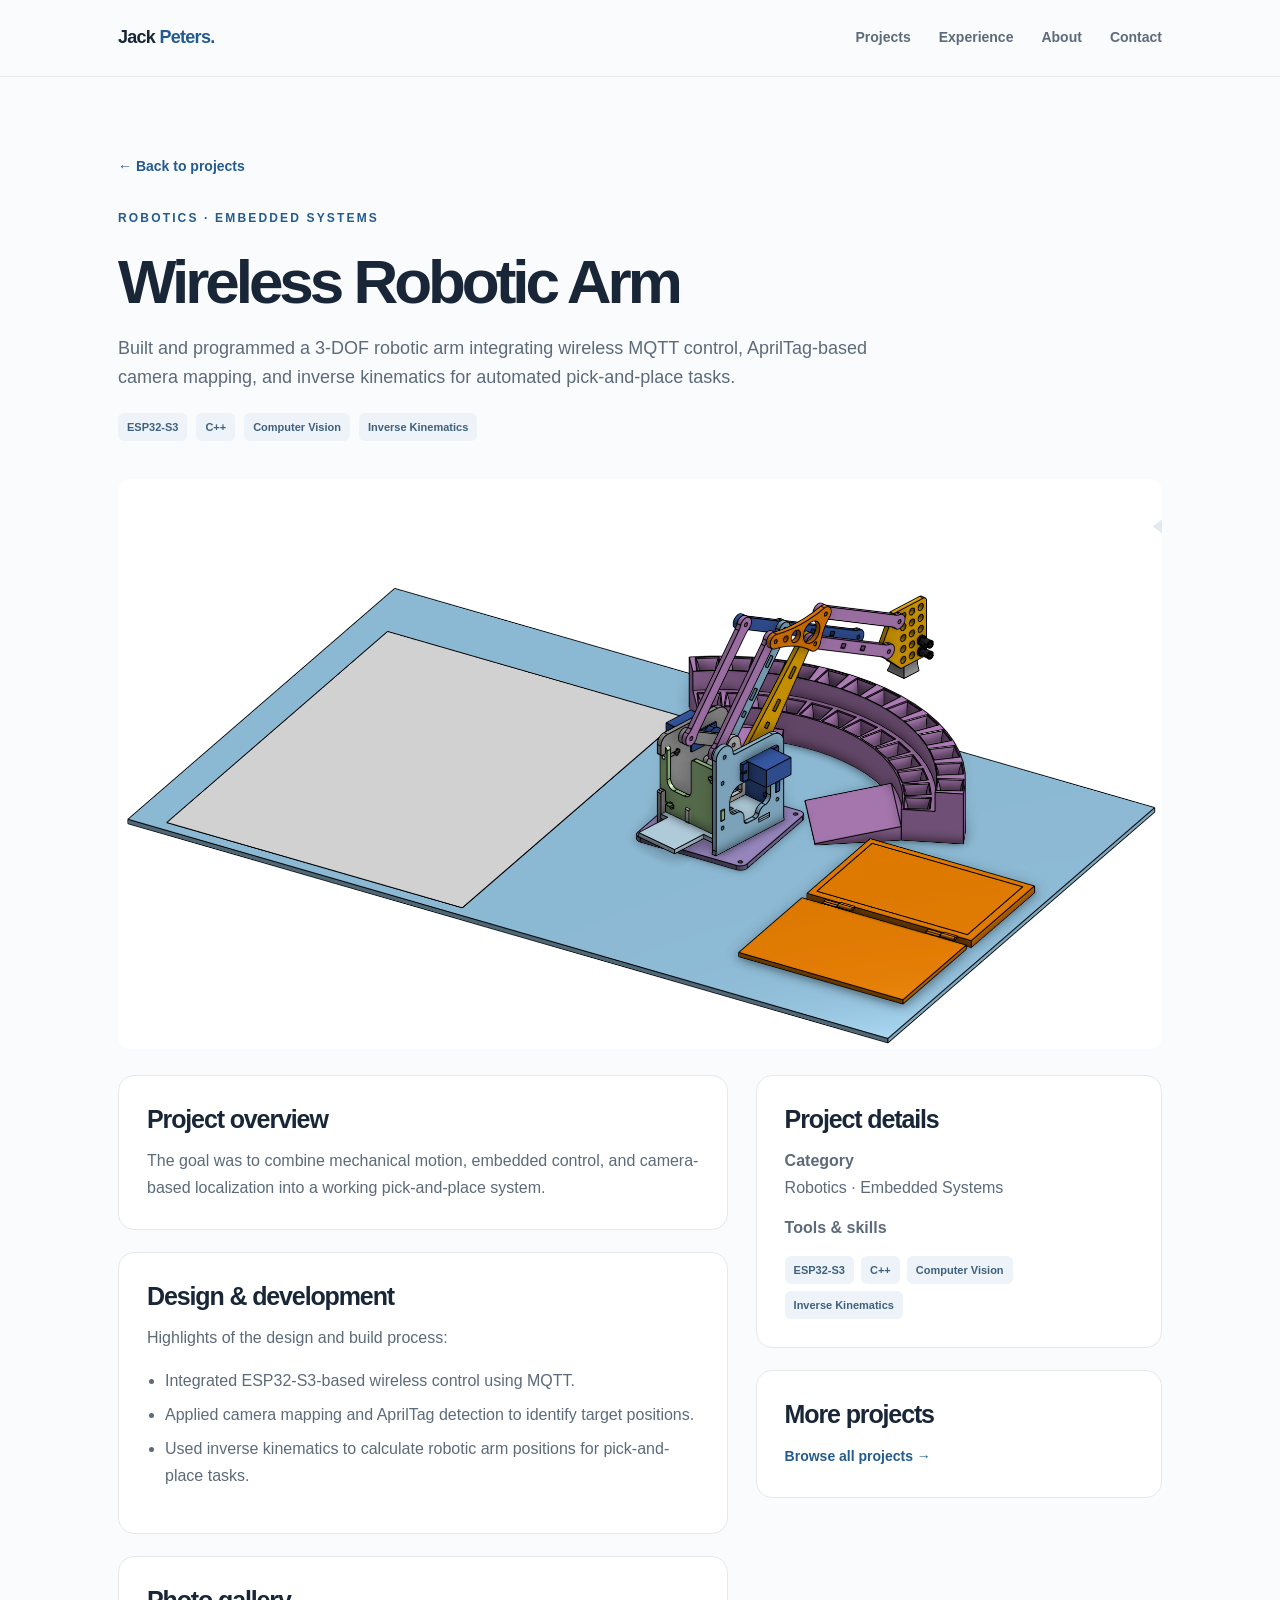
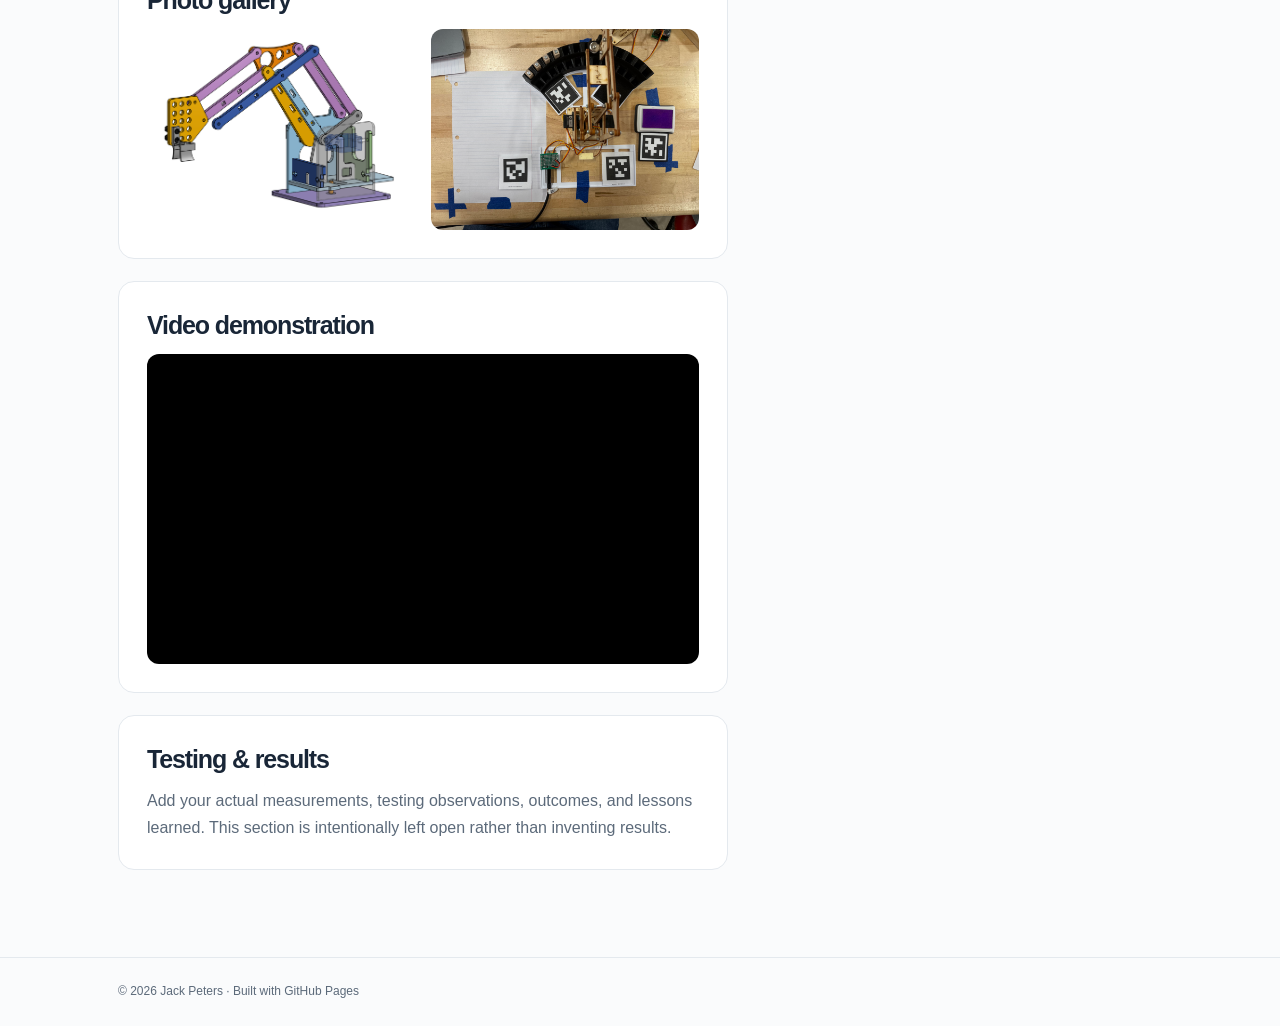
<file: projects/robotic-arm.html>
<!doctype html>
<html lang="en">

<head>
  <meta charset="utf-8">
  <meta name="viewport" content="width=device-width, initial-scale=1">
  <meta name="description" content="Wireless Robotic Arm — engineering project by Jack Peters">
  <title>Wireless Robotic Arm | Jack Peters</title>
  <link rel="stylesheet" href="../styles.css">
</head>

<body>

  <!-- NAVIGATION -->
  <header>
    <div class="wrap nav">
      <a class="brand" href="../index.html#home">
        Jack<span> Peters.</span>
      </a>

      <nav class="navlinks" aria-label="Main navigation">
        <a href="../index.html#projects">Projects</a>
        <a href="../index.html#experience">Experience</a>
        <a href="../index.html#about">About</a>
        <a href="../index.html#contact">Contact</a>
      </nav>
    </div>
  </header>

  <main>
    <div class="wrap">

      <!-- PROJECT HEADER -->
      <div class="page-hero">
        <a class="back" href="../index.html#projects">
          ← Back to projects
        </a>

        <div class="eyebrow" style="margin-top:30px">
          Robotics · Embedded Systems
        </div>

        <h1>Wireless Robotic Arm</h1>

        <p class="page-summary">
          Built and programmed a 3-DOF robotic arm integrating
          wireless MQTT control, AprilTag-based camera mapping,
          and inverse kinematics for automated pick-and-place tasks.
        </p>

        <div class="meta">
          <span class="tag">ESP32-S3</span>
          <span class="tag">C++</span>
          <span class="tag">Computer Vision</span>
          <span class="tag">Inverse Kinematics</span>
        </div>
      </div>

      <!-- PROJECT COVER PHOTO -->
      <div style="margin-bottom:26px;">
        <img
          src="../images/SETUP_CAD.png"
          alt="Robotic Arm CAD Setup"
          style="
            display:block;
            width:100%;
            height:auto;
            border-radius:12px;
          "
        >
      </div>

      <!-- PROJECT CONTENT -->
      <div class="detail-grid">

        <div>

          <!-- PROJECT OVERVIEW -->
          <div class="content-block">
            <h2>Project overview</h2>

            <p>
              The goal was to combine mechanical motion,
              embedded control, and camera-based localization
              into a working pick-and-place system.
            </p>
          </div>

          <!-- DESIGN & DEVELOPMENT -->
          <div class="content-block">
            <h2>Design &amp; development</h2>

            <p>Highlights of the design and build process:</p>

            <ul class="detail-list">
              <li>
                Integrated ESP32-S3-based wireless control
                using MQTT.
              </li>

              <li>
                Applied camera mapping and AprilTag detection
                to identify target positions.
              </li>

              <li>
                Used inverse kinematics to calculate robotic
                arm positions for pick-and-place tasks.
              </li>
            </ul>
          </div>

          <!-- PHOTO GALLERY -->
          <div class="content-block">
            <h2>Photo gallery</h2>

            <div class="gallery">

              <!-- PHOTO 1: ARM CAD -->
              <img
                src="../images/ARM_CAD.png"
                alt="Wireless Robotic Arm CAD Assembly"
                loading="lazy"
                style="
                  display:block;
                  width:100%;
                  height:auto;
                  border-radius:12px;
                "
              >

              <!-- PHOTO 2: REAL-LIFE SETUP -->
              <img
                src="../images/SETUP_IRL.jpeg"
                alt="Real-life robotic arm setup"
                loading="lazy"
                style="
                  display:block;
                  width:100%;
                  height:auto;
                  border-radius:12px;
                "
              >

            </div>
          </div>

         
<!-- VIDEO DEMONSTRATION -->
<div class="content-block">
  <h2>Video demonstration</h2>

  <div style="
    position:relative;
    width:100%;
    aspect-ratio:16/9;
    overflow:hidden;
    border-radius:12px;
    background:#000;
  ">
    <iframe
      src="https://www.youtube.com/embed/C3UzBsjFbAo"
      title="Wireless Robotic Arm Demonstration"
      style="
        position:absolute;
        top:0;
        left:0;
        width:100%;
        height:100%;
        border:0;
      "
      allow="accelerometer; autoplay; clipboard-write; encrypted-media; gyroscope; picture-in-picture; web-share"
      referrerpolicy="strict-origin-when-cross-origin"
      allowfullscreen
      loading="lazy"
    ></iframe>
  </div>
</div>


          <!-- TESTING & RESULTS -->
          <div class="content-block">
            <h2>Testing &amp; results</h2>

            <p>
              Add your actual measurements, testing observations,
              outcomes, and lessons learned. This section is
              intentionally left open rather than inventing results.
            </p>
          </div>

        </div>

        <!-- SIDEBAR -->
        <aside>

          <div class="content-block">
            <h2>Project details</h2>

            <p>
              <strong>Category</strong><br>
              Robotics · Embedded Systems
            </p>

            <p><strong>Tools &amp; skills</strong></p>

            <div class="tags">
              <span class="tag">ESP32-S3</span>
              <span class="tag">C++</span>
              <span class="tag">Computer Vision</span>
              <span class="tag">Inverse Kinematics</span>
            </div>
          </div>

          <div class="content-block">
            <h2>More projects</h2>

            <p>
              <a class="textlink" href="../index.html#projects">
                Browse all projects →
              </a>
            </p>
          </div>

        </aside>

      </div>
    </div>
  </main>

  <!-- FOOTER -->
  <footer style="margin-top:65px">
    <div class="wrap">
      © <span id="year">2026</span>
      Jack Peters · Built with GitHub Pages
    </div>
  </footer>

  <script>
    document.getElementById('year').textContent =
      new Date().getFullYear();
  </script>

  <!-- SHARED EXPANDABLE PHOTO VIEWER -->
  <script src="../lightbox.js" defer></script>

</body>
</html>
</file>
<file: styles.css>
:root{--bg:#fafbfc;--surface:#fff;--ink:#192637;--muted:#5c6a7a;--line:#e4e9ee;--blue:#245b8f;--pale:#edf3f8;--radius:16px}
    *{box-sizing:border-box}html{scroll-behavior:smooth}body{margin:0;background:var(--bg);color:var(--ink);font-family:Inter,-apple-system,BlinkMacSystemFont,"Segoe UI",sans-serif;line-height:1.65;-webkit-font-smoothing:antialiased}
    a{color:inherit;text-decoration:none}a:focus-visible,button:focus-visible{outline:3px solid #7baed9;outline-offset:4px} .wrap{max-width:1100px;margin:auto;padding:0 28px}
    header{background:rgba(250,251,252,.95);border-bottom:1px solid var(--line);position:sticky;top:0;z-index:10;backdrop-filter:blur(12px)}
    .nav{min-height:76px;display:flex;justify-content:space-between;align-items:center;gap:22px}.brand{font-size:18px;font-weight:750;letter-spacing:-.04em}.brand span{color:var(--blue)}
    .navlinks{display:flex;gap:28px;align-items:center;font-size:14px;font-weight:600;color:var(--muted)}.navlinks a:hover,.textlink:hover{color:var(--blue)}
    .hero{padding:110px 0 96px;display:grid;grid-template-columns:1.35fr .65fr;gap:50px;align-items:center}.eyebrow{text-transform:uppercase;letter-spacing:.18em;color:var(--blue);font-size:12px;font-weight:750}
    h1{font-size:clamp(46px,6.8vw,80px);line-height:1.07;letter-spacing:-.065em;margin:16px 0 22px;font-weight:760}h1 span{color:var(--blue)}
    .intro{font-size:19px;color:var(--muted);max-width:640px;line-height:1.75}.actions{display:flex;gap:12px;flex-wrap:wrap;margin-top:32px}.btn{display:inline-flex;align-items:center;justify-content:center;padding:12px 19px;border:1px solid var(--ink);border-radius:9px;font-weight:650;font-size:14px;transition:transform .15s,background .15s}.btn:hover{transform:translateY(-2px)}.btn.primary{background:var(--ink);color:#fff}.btn.secondary{background:#fff}
    .hero-art{aspect-ratio:1;position:relative;background:linear-gradient(145deg,#f1f5f8,#e8f0f6);border:1px solid #dfe7ed;border-radius:24px;display:grid;place-items:center;overflow:hidden}.hero-art:before,.hero-art:after{content:"";position:absolute;border:1px solid #c7d9e7;border-radius:50%;width:80%;aspect-ratio:1}.hero-art:after{width:57%}.hero-art svg{width:70%;position:relative;z-index:1}.hero-art small{position:absolute;bottom:22px;left:24px;color:#62788b;letter-spacing:.13em;font-size:10px;font-weight:700}
    section{padding:70px 0;scroll-margin-top:85px}.section-top{display:flex;align-items:end;justify-content:space-between;gap:16px;margin-bottom:30px}h2{font-size:clamp(30px,4vw,41px);line-height:1.2;letter-spacing:-.045em;margin:10px 0 0}.section-note{font-size:14px;color:var(--muted);max-width:420px;margin:0}
    .projects{display:grid;grid-template-columns:repeat(2,minmax(0,1fr));gap:22px}.project{background:var(--surface);border:1px solid var(--line);border-radius:var(--radius);overflow:hidden;transition:transform .2s,box-shadow .2s}.project:hover{transform:translateY(-4px);box-shadow:0 12px 34px rgba(30,57,83,.08)}
    .visual{height:210px;background:linear-gradient(135deg,#e8f0f6,#f4f7fa);display:flex;align-items:center;justify-content:center;position:relative;overflow:hidden}.visual svg{width:70%;height:78%;opacity:.85}.visual .photo-note{position:absolute;bottom:12px;right:15px;font-size:10px;letter-spacing:.08em;text-transform:uppercase;color:#6a7d8d;background:rgba(255,255,255,.75);padding:5px 8px;border-radius:5px}
    .project-body{padding:24px}.project h3{margin:0 0 10px;font-size:21px;letter-spacing:-.03em}.project p{color:var(--muted);font-size:14px;margin:0 0 18px}.tags{display:flex;flex-wrap:wrap;gap:7px}.tag{background:var(--pale);color:#3e607e;padding:5px 9px;border-radius:6px;font-size:11px;font-weight:650}
    .split{display:grid;grid-template-columns:1fr 1fr;gap:32px}.panel{background:white;border:1px solid var(--line);border-radius:var(--radius);padding:29px}.panel h3{font-size:20px;letter-spacing:-.03em;margin:0 0 12px}.panel p{color:var(--muted);font-size:14px;margin:0 0 14px}.panel p:last-child{margin-bottom:0}.role{border-top:1px solid var(--line);padding-top:18px;margin-top:18px}.role strong{display:block}.role small{display:block;color:var(--muted);font-size:12px;margin:3px 0 8px}.role p{margin:0}.skill-list{display:flex;flex-wrap:wrap;gap:8px;margin-top:18px}
    .contact{border-top:1px solid var(--line);padding:76px 0 92px}.contact h2{margin-bottom:12px}.contact p{color:var(--muted);max-width:560px}.contact-links{display:flex;flex-wrap:wrap;gap:20px;margin-top:26px}.textlink{color:var(--blue);font-weight:650;font-size:14px}footer{border-top:1px solid var(--line);padding:24px 0;color:var(--muted);font-size:12px}
    @media(max-width:780px){.hero{grid-template-columns:1fr;padding:74px 0 55px}.hero-art{max-width:340px;width:100%}.split{grid-template-columns:1fr}.navlinks{gap:14px;font-size:12px}.section-top{display:block}.section-note{margin-top:12px}}
    @media(max-width:560px){.wrap{padding:0 19px}.nav{min-height:66px}.navlinks a:nth-child(2){display:none}.projects{grid-template-columns:1fr}.hero{gap:30px}section{padding:50px 0}.visual{height:185px}.intro{font-size:17px}}
    @media(prefers-reduced-motion:reduce){html{scroll-behavior:auto}*,*:before,*:after{transition:none!important}}
  
.project{display:block;color:inherit}.project:focus-visible{outline:3px solid #7baed9;outline-offset:4px}.project .view-project{display:inline-block;margin-top:17px;color:var(--blue);font-size:13px;font-weight:700}
.page-hero{padding:76px 0 38px}.back{font-size:14px;color:var(--blue);font-weight:650}.page-hero h1{font-size:clamp(38px,5vw,62px);margin:20px 0 14px}.page-summary{font-size:18px;color:var(--muted);max-width:780px}.meta{display:flex;flex-wrap:wrap;gap:9px;margin-top:20px}.detail-grid{display:grid;grid-template-columns:1.5fr 1fr;gap:28px}.content-block{background:#fff;border:1px solid var(--line);border-radius:16px;padding:28px;margin-bottom:22px}.content-block h2{font-size:25px;margin:0 0 14px}.content-block p{color:var(--muted);margin:0 0 14px}.content-block p:last-child{margin:0}.media-placeholder{min-height:290px;background:linear-gradient(135deg,#e8f0f6,#f5f8fa);border:1px dashed #aec5d7;border-radius:16px;display:flex;align-items:center;justify-content:center;text-align:center;padding:30px;color:#56748c}.media-placeholder strong{display:block;font-size:18px;color:var(--ink)}.media-placeholder small{display:block;max-width:420px;margin-top:7px}.gallery{display:grid;grid-template-columns:repeat(2,minmax(0,1fr));gap:16px}.gallery .media-placeholder{min-height:185px}.project-media{display:block;width:100%;max-height:540px;object-fit:cover;border-radius:14px}.video-wrap{position:relative;aspect-ratio:16/9}.video-wrap iframe{width:100%;height:100%;border:0;border-radius:14px}.helper{font-size:12px;color:var(--muted);margin-top:10px}.detail-list{padding-left:18px;color:var(--muted)}.detail-list li{margin:8px 0}
@media(max-width:780px){.detail-grid{grid-template-columns:1fr}.page-hero{padding:55px 0 25px}}@media(max-width:560px){.gallery{grid-template-columns:1fr}}

/* EXPANDABLE PROJECT IMAGES */

.expandable-image {
  cursor: zoom-in;
  transition: transform 0.2s ease;
}

.expandable-image:hover {
  transform: scale(1.02);
}

.expandable-image:focus-visible {
  outline: 3px solid #2563eb;
  outline-offset: 3px;
}

/* FULL-SCREEN IMAGE VIEWER */

.lightbox {
  display: none;
  position: fixed;
  inset: 0;
  z-index: 9999;
  background: rgba(0, 0, 0, 0.92);
  align-items: center;
  justify-content: center;
  padding: 24px;
  box-sizing: border-box;
}

.lightbox.active {
  display: flex;
}

.lightbox-image {
  display: block;
  max-width: 95%;
  max-height: 90vh;
  width: auto;
  height: auto;
  object-fit: contain;
  border-radius: 8px;
}

.lightbox-close {
  position: absolute;
  top: 16px;
  right: 24px;
  z-index: 10000;
  color: white;
  font-size: 38px;
  background: none;
  border: none;
  cursor: pointer;
}

body.lightbox-open {
  overflow: hidden;
}
</file>
